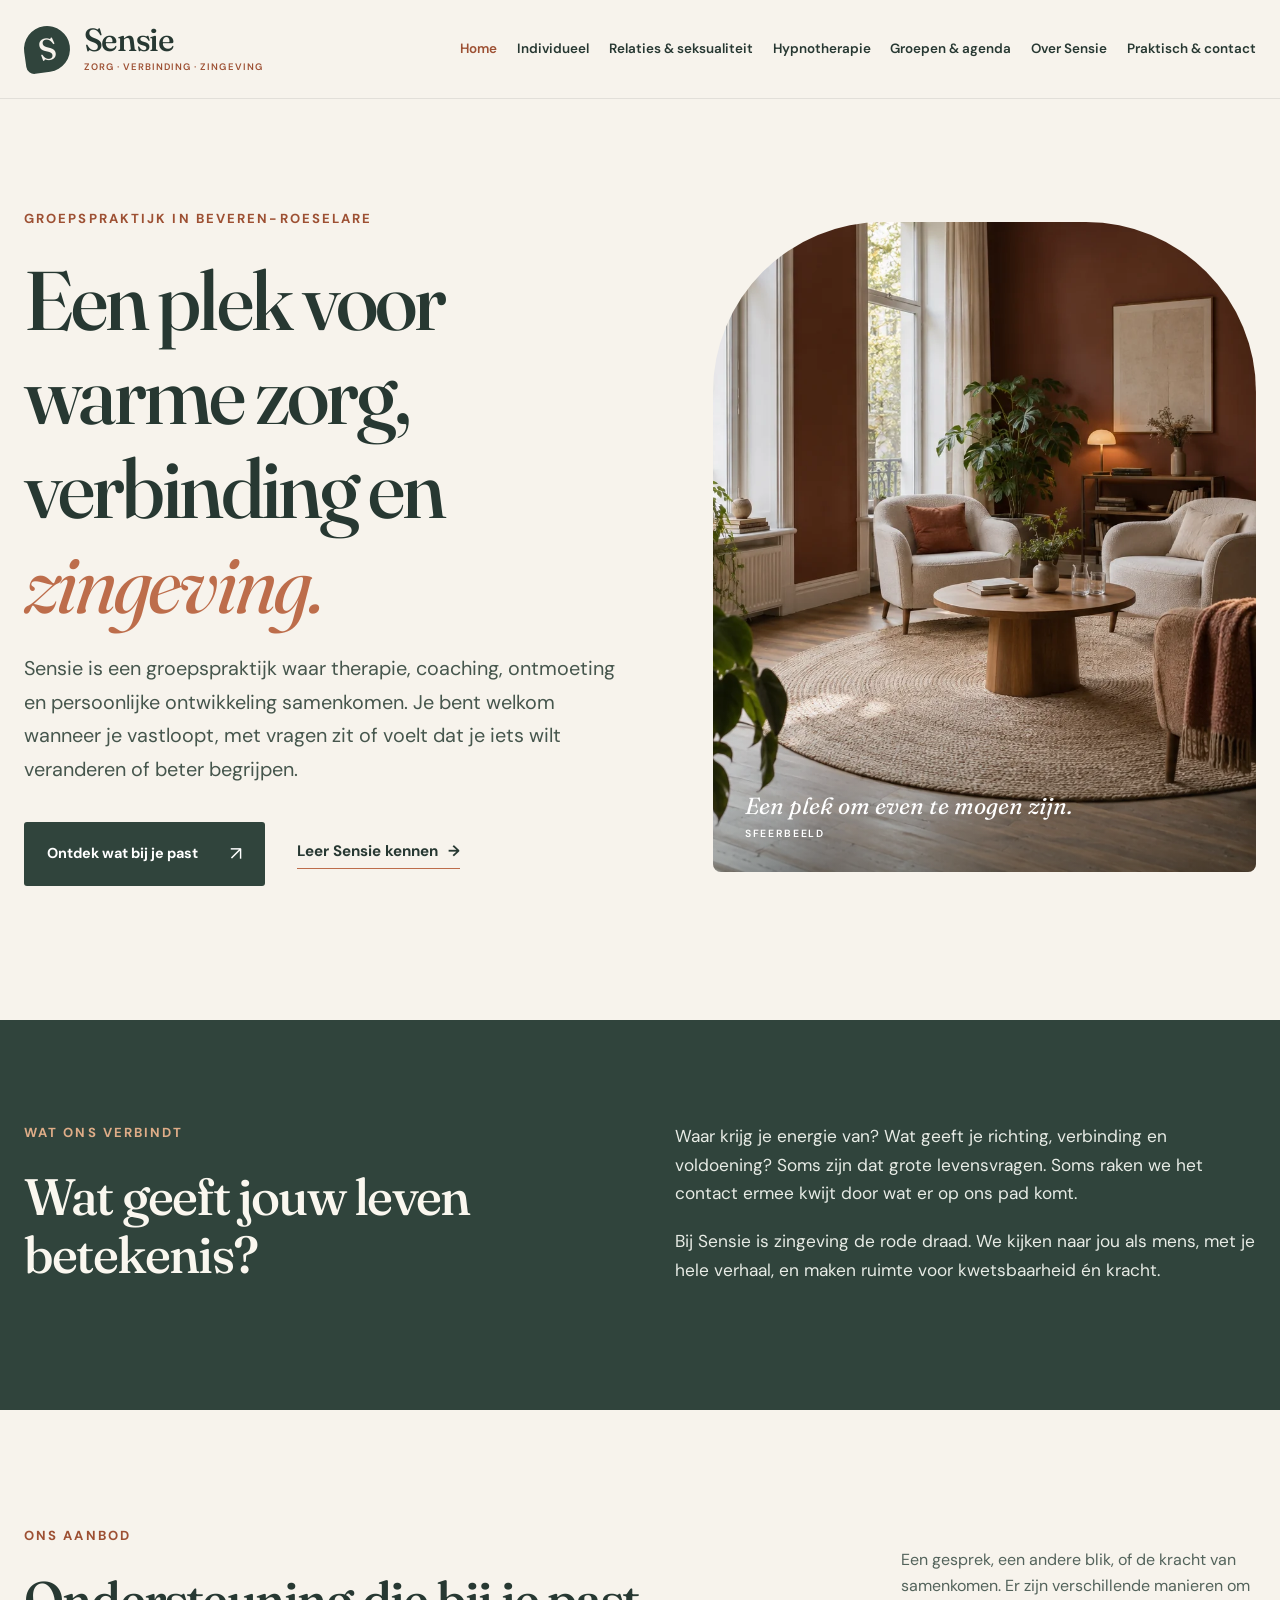
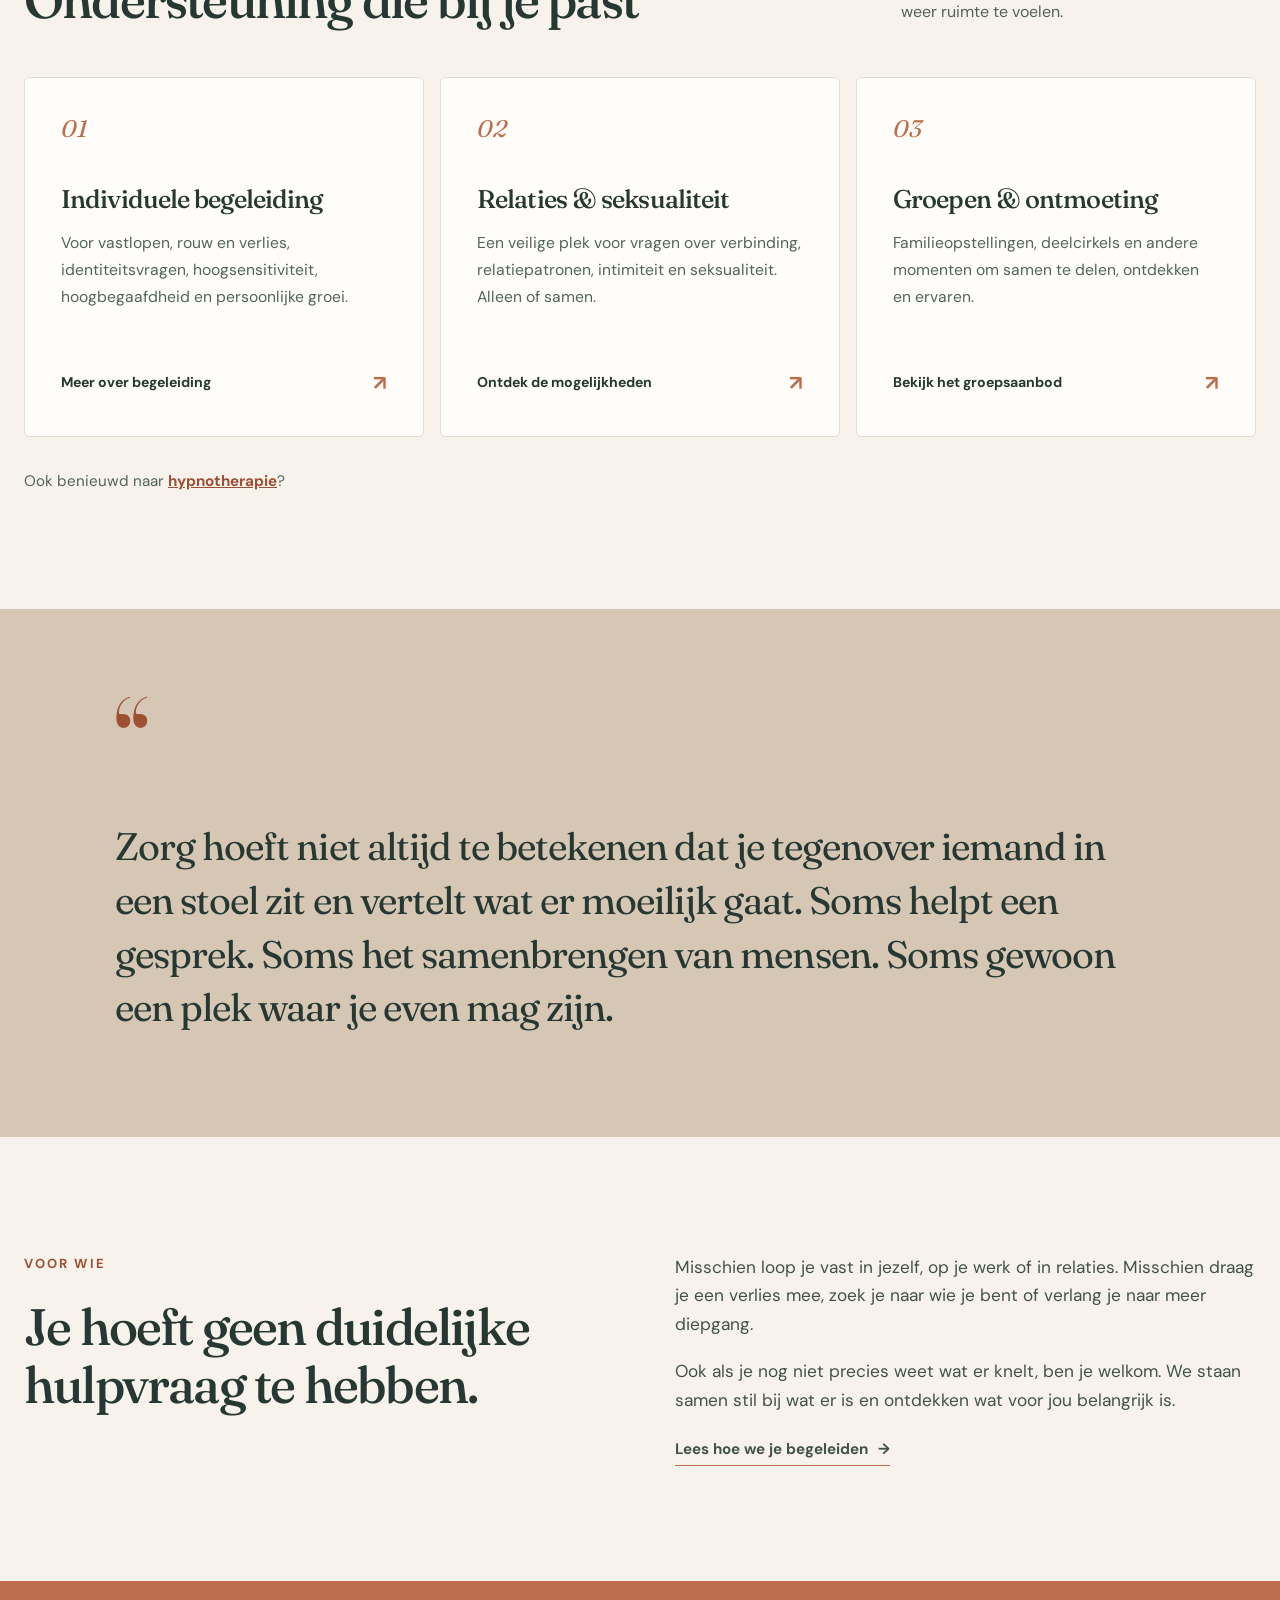
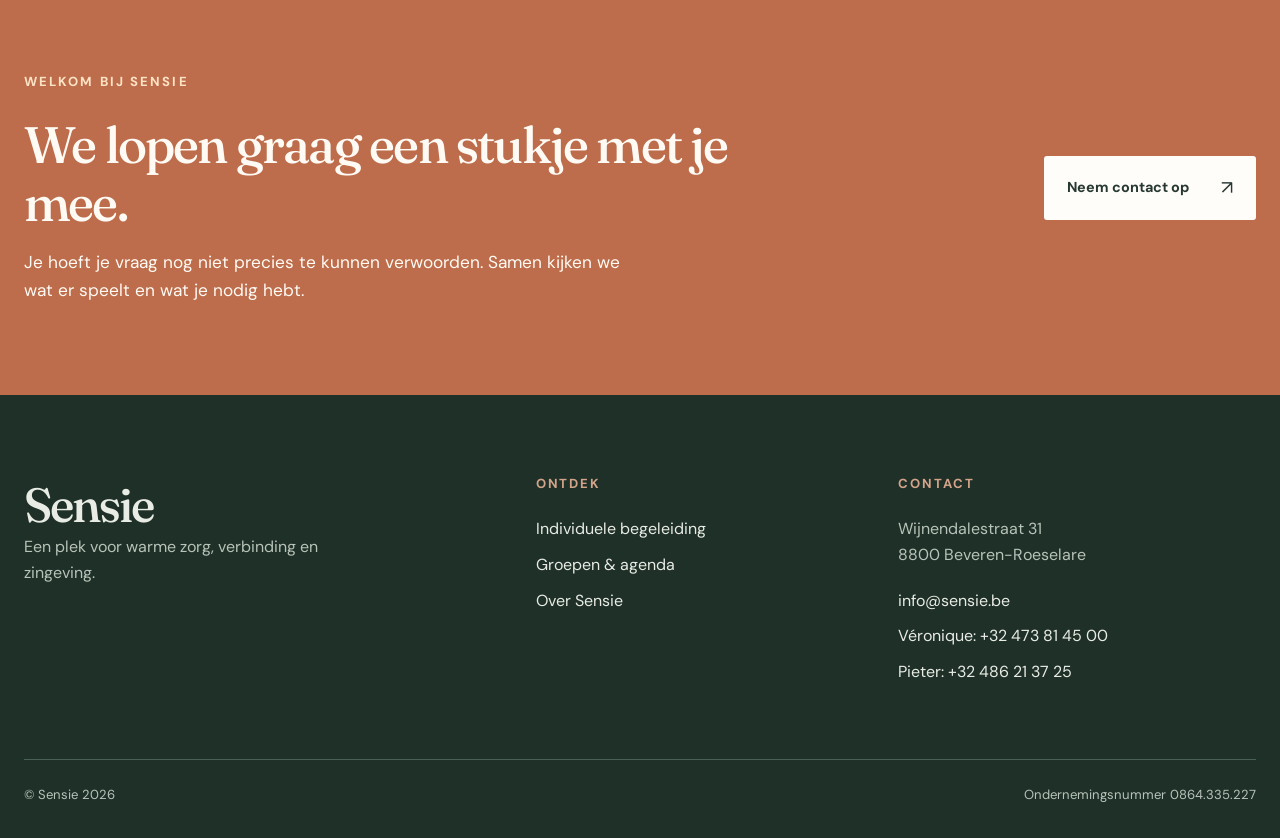
<file: index.html>
<!DOCTYPE html>
<html lang="nl-BE"><head>
  <meta charset="utf-8">
  <meta name="viewport" content="width=device-width, initial-scale=1">
  <meta name="theme-color" content="#f7f3ec">
  <meta name="description" content="Sensie is een groepspraktijk in Beveren-Roeselare voor therapie, coaching, ontmoeting en persoonlijke ontwikkeling.">
  <title>Sensie | Warme zorg, verbinding en zingeving</title>
  <link rel="icon" type="image/svg+xml" href="./favicon.svg">
  <link rel="stylesheet" href="./styles.css">
</head>
<body>
  <a class="skip-link" href="#main">Spring naar inhoud</a>
  <header class="site-header">
    <div class="container header-inner">
      <a class="brand" href="./" aria-label="Sensie, naar de homepage"><span class="brand-mark" aria-hidden="true">S</span><span>Sensie<small>zorg · verbinding · zingeving</small></span></a>
      <nav class="desktop-nav" aria-label="Hoofdnavigatie"><a href="./" aria-current="page">Home</a><a href="./individuele-begeleiding.html">Individueel</a><a href="./relaties-seksualiteit.html">Relaties &amp; seksualiteit</a><a href="./hypnotherapie.html">Hypnotherapie</a><a href="./groepen-agenda.html">Groepen &amp; agenda</a><a href="./over-sensie.html">Over Sensie</a><a href="./praktisch-contact.html">Praktisch &amp; contact</a></nav>
      <details class="mobile-menu"><summary>Menu <span aria-hidden="true">☰</span></summary><nav aria-label="Mobiele navigatie"><a href="./" aria-current="page">Home</a><a href="./individuele-begeleiding.html">Individueel</a><a href="./relaties-seksualiteit.html">Relaties &amp; seksualiteit</a><a href="./hypnotherapie.html">Hypnotherapie</a><a href="./groepen-agenda.html">Groepen &amp; agenda</a><a href="./over-sensie.html">Over Sensie</a><a href="./praktisch-contact.html">Praktisch &amp; contact</a></nav></details>
    </div>
  </header>
  <main id="main"><section class="hero"><div class="container hero-grid"><div class="hero-copy"><p class="eyebrow">Groepspraktijk in Beveren-Roeselare</p><h1>Een plek voor warme zorg, verbinding en <em>zingeving.</em></h1><p class="lead">Sensie is een groepspraktijk waar therapie, coaching, ontmoeting en persoonlijke ontwikkeling samenkomen. Je bent welkom wanneer je vastloopt, met vragen zit of voelt dat je iets wilt veranderen of beter begrijpen.</p><div class="button-row"><a class="button button-primary" href="#aanbod">Ontdek wat bij je past <span aria-hidden="true">↗</span></a><a class="text-link" href="./over-sensie.html">Leer Sensie kennen <span aria-hidden="true">→</span></a></div></div><div class="hero-image"><img src="./practice.webp" alt="Sfeerbeeld van een warme, lichte zitruimte" onerror="this.closest('.hero-image').classList.add('image-unavailable');this.remove()"><span class="image-caption">Een plek om even te mogen zijn.<small>Sfeerbeeld</small></span></div></div></section>
    <section class="intro-section"><div class="container intro-grid"><div><p class="eyebrow">Wat ons verbindt</p><h2>Wat geeft jouw leven betekenis?</h2></div><div class="prose"><p>Waar krijg je energie van? Wat geeft je richting, verbinding en voldoening? Soms zijn dat grote levensvragen. Soms raken we het contact ermee kwijt door wat er op ons pad komt.</p><p>Bij Sensie is zingeving de rode draad. We kijken naar jou als mens, met je hele verhaal, en maken ruimte voor kwetsbaarheid én kracht.</p></div></div></section>
    <section class="section offerings" id="aanbod"><div class="container"><div class="section-heading"><div><p class="eyebrow">Ons aanbod</p><h2>Ondersteuning die bij je past</h2></div><p>Een gesprek, een andere blik, of de kracht van samenkomen. Er zijn verschillende manieren om weer ruimte te voelen.</p></div><div class="card-grid"><a class="offer-card" href="./individuele-begeleiding.html"><span class="card-number">01</span><h3>Individuele begeleiding</h3><p>Voor vastlopen, rouw en verlies, identiteitsvragen, hoogsensitiviteit, hoogbegaafdheid en persoonlijke groei.</p><span class="card-link">Meer over begeleiding <span aria-hidden="true">↗</span></span></a><a class="offer-card" href="./relaties-seksualiteit.html"><span class="card-number">02</span><h3>Relaties &amp; seksualiteit</h3><p>Een veilige plek voor vragen over verbinding, relatiepatronen, intimiteit en seksualiteit. Alleen of samen.</p><span class="card-link">Ontdek de mogelijkheden <span aria-hidden="true">↗</span></span></a><a class="offer-card" href="./groepen-agenda.html"><span class="card-number">03</span><h3>Groepen &amp; ontmoeting</h3><p>Familieopstellingen, deelcirkels en andere momenten om samen te delen, ontdekken en ervaren.</p><span class="card-link">Bekijk het groepsaanbod <span aria-hidden="true">↗</span></span></a></div><p class="aside-link">Ook benieuwd naar <a href="./hypnotherapie.html">hypnotherapie</a>?</p></div></section>
    <section class="quote-section"><div class="container quote-inner"><span class="quote-mark" aria-hidden="true">“</span><blockquote>Zorg hoeft niet altijd te betekenen dat je tegenover iemand in een stoel zit en vertelt wat er moeilijk gaat. Soms helpt een gesprek. Soms het samenbrengen van mensen. Soms gewoon een plek waar je even mag zijn.</blockquote></div></section>
    <section class="section"><div class="container split-content"><div><p class="eyebrow">Voor wie</p><h2>Je hoeft geen duidelijke hulpvraag te hebben.</h2></div><div class="prose"><p>Misschien loop je vast in jezelf, op je werk of in relaties. Misschien draag je een verlies mee, zoek je naar wie je bent of verlang je naar meer diepgang.</p><p>Ook als je nog niet precies weet wat er knelt, ben je welkom. We staan samen stil bij wat er is en ontdekken wat voor jou belangrijk is.</p><a class="text-link" href="./individuele-begeleiding.html">Lees hoe we je begeleiden <span aria-hidden="true">→</span></a></div></div></section><section class="closing-band"><div class="container closing-inner"><div><p class="eyebrow">Welkom bij Sensie</p><h2>We lopen graag een stukje met je mee.</h2><p>Je hoeft je vraag nog niet precies te kunnen verwoorden. Samen kijken we wat er speelt en wat je nodig hebt.</p></div><a class="button button-primary" href="./praktisch-contact.html">Neem contact op<span aria-hidden="true">↗</span></a></div></section></main>
  <footer class="site-footer"><div class="container footer-grid"><div><a class="footer-brand" href="./">Sensie</a><p>Een plek voor warme zorg, verbinding en zingeving.</p></div><div><h2>Ontdek</h2><a href="./individuele-begeleiding.html">Individuele begeleiding</a><a href="./groepen-agenda.html">Groepen &amp; agenda</a><a href="./over-sensie.html">Over Sensie</a></div><div><h2>Contact</h2><p>Wijnendalestraat 31<br>8800 Beveren-Roeselare</p><a href="mailto:info@sensie.be">info@sensie.be</a><a href="tel:+32473814500">Véronique: +32 473 81 45 00</a><a href="tel:+32486213725">Pieter: +32 486 21 37 25</a></div></div><div class="container footer-bottom"><span>© Sensie 2026</span><span>Ondernemingsnummer 0864.335.227</span></div></footer>
</body></html>
</file>
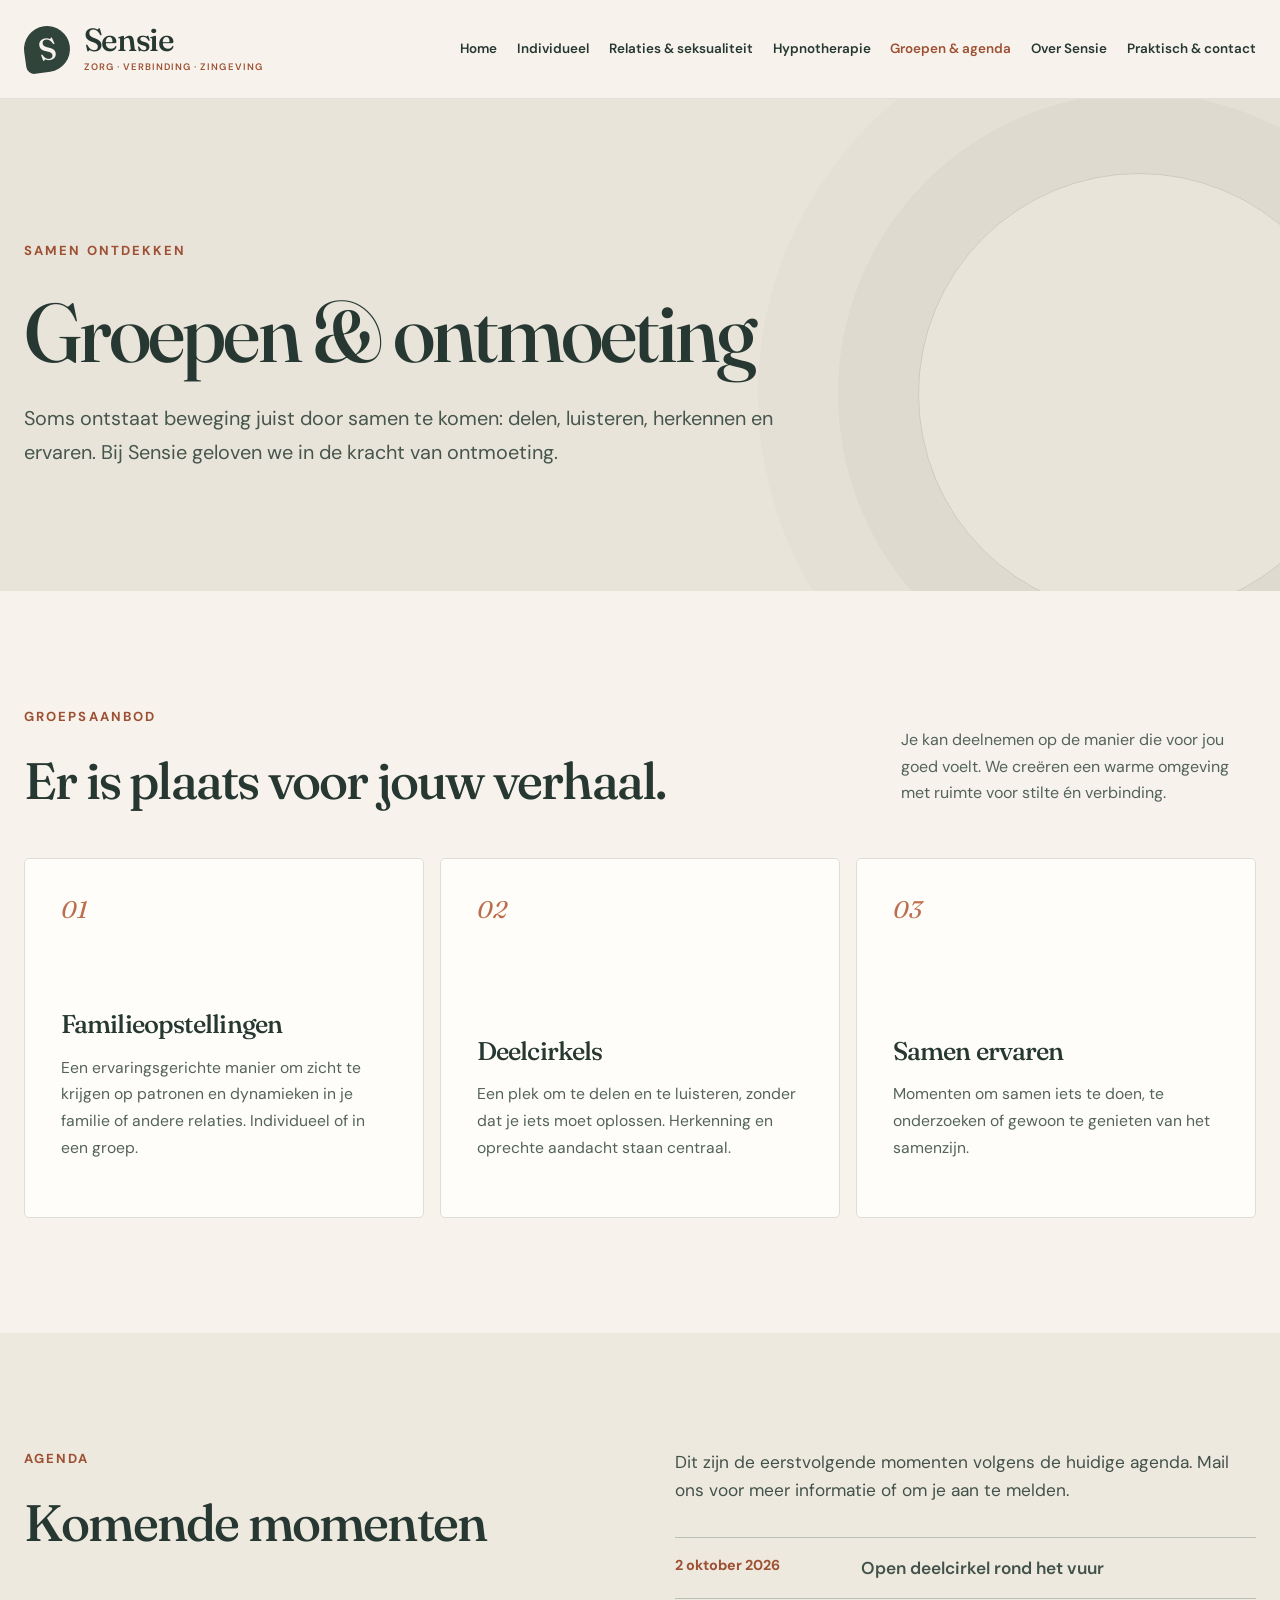
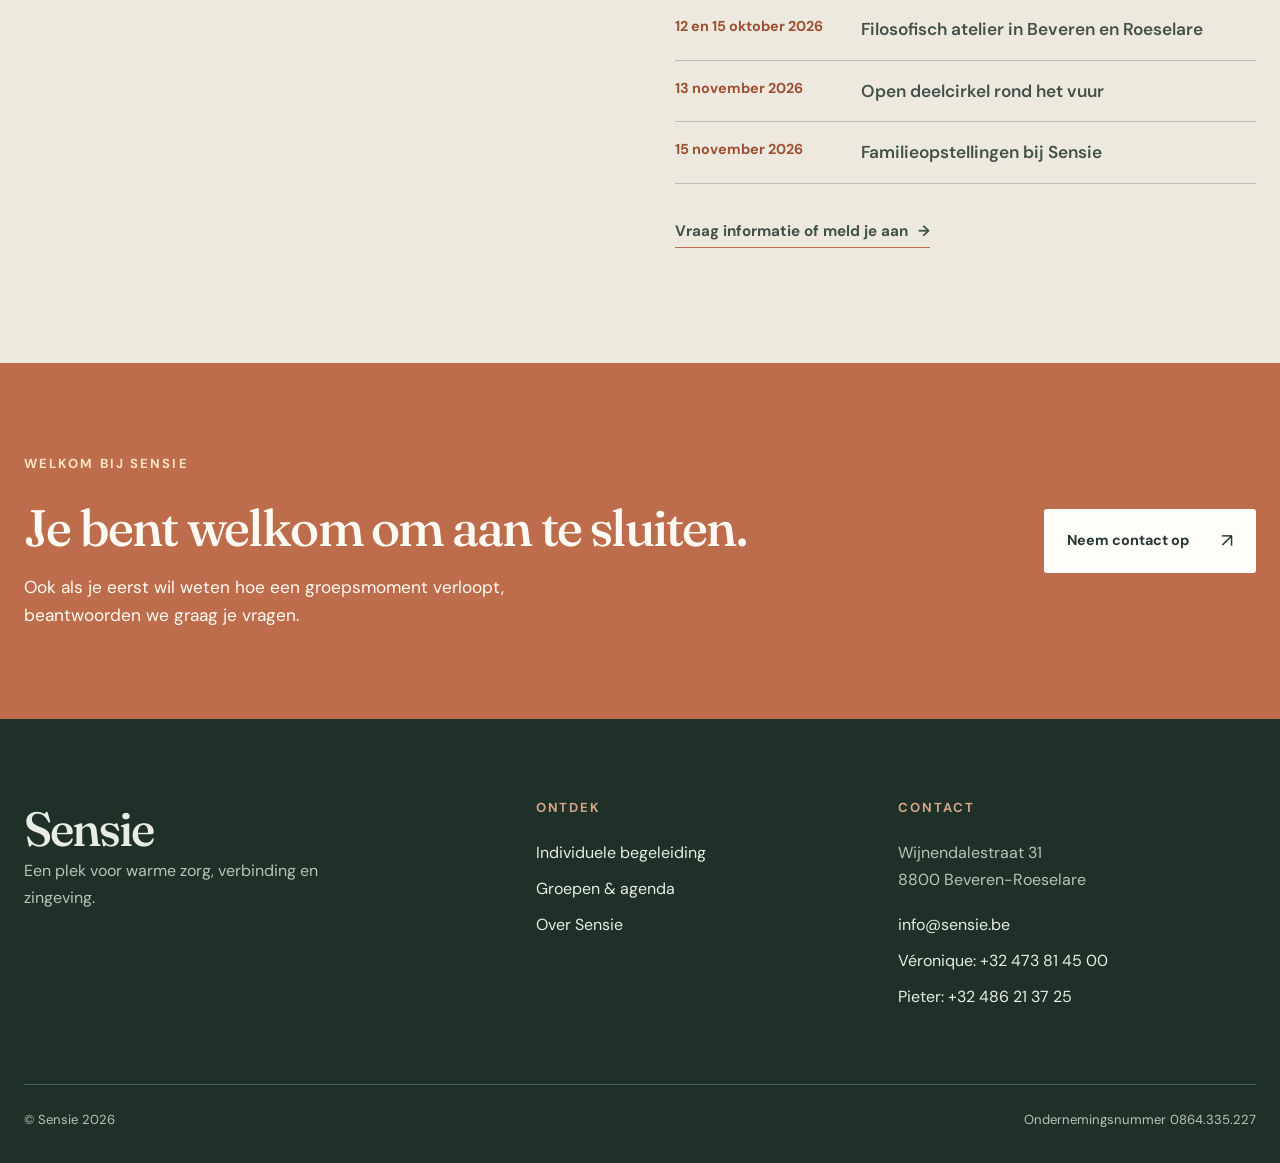
<file: groepen-agenda.html>
<!DOCTYPE html>
<html lang="nl-BE"><head>
  <meta charset="utf-8">
  <meta name="viewport" content="width=device-width, initial-scale=1">
  <meta name="theme-color" content="#f7f3ec">
  <meta name="description" content="Ontdek groepsactiviteiten bij Sensie: familieopstellingen, deelcirkels en ruimte voor ontmoeting.">
  <title>Groepen &amp; agenda | Sensie</title>
  <link rel="icon" type="image/svg+xml" href="./favicon.svg">
  <link rel="stylesheet" href="./styles.css">
</head>
<body>
  <a class="skip-link" href="#main">Spring naar inhoud</a>
  <header class="site-header">
    <div class="container header-inner">
      <a class="brand" href="./" aria-label="Sensie, naar de homepage"><span class="brand-mark" aria-hidden="true">S</span><span>Sensie<small>zorg · verbinding · zingeving</small></span></a>
      <nav class="desktop-nav" aria-label="Hoofdnavigatie"><a href="./">Home</a><a href="./individuele-begeleiding.html">Individueel</a><a href="./relaties-seksualiteit.html">Relaties &amp; seksualiteit</a><a href="./hypnotherapie.html">Hypnotherapie</a><a href="./groepen-agenda.html" aria-current="page">Groepen &amp; agenda</a><a href="./over-sensie.html">Over Sensie</a><a href="./praktisch-contact.html">Praktisch &amp; contact</a></nav>
      <details class="mobile-menu"><summary>Menu <span aria-hidden="true">☰</span></summary><nav aria-label="Mobiele navigatie"><a href="./">Home</a><a href="./individuele-begeleiding.html">Individueel</a><a href="./relaties-seksualiteit.html">Relaties &amp; seksualiteit</a><a href="./hypnotherapie.html">Hypnotherapie</a><a href="./groepen-agenda.html" aria-current="page">Groepen &amp; agenda</a><a href="./over-sensie.html">Over Sensie</a><a href="./praktisch-contact.html">Praktisch &amp; contact</a></nav></details>
    </div>
  </header>
  <main id="main"><section class="page-hero"><div class="container page-hero-inner"><p class="eyebrow">Samen ontdekken</p><h1>Groepen &amp; ontmoeting</h1><p class="lead">Soms ontstaat beweging juist door samen te komen: delen, luisteren, herkennen en ervaren. Bij Sensie geloven we in de kracht van ontmoeting.</p></div></section><section class="section"><div class="container"><div class="section-heading"><div><p class="eyebrow">Groepsaanbod</p><h2>Er is plaats voor jouw verhaal.</h2></div><p>Je kan deelnemen op de manier die voor jou goed voelt. We creëren een warme omgeving met ruimte voor stilte én verbinding.</p></div><div class="card-grid"><article class="offer-card"><span class="card-number">01</span><h3>Familieopstellingen</h3><p>Een ervaringsgerichte manier om zicht te krijgen op patronen en dynamieken in je familie of andere relaties. Individueel of in een groep.</p></article><article class="offer-card"><span class="card-number">02</span><h3>Deelcirkels</h3><p>Een plek om te delen en te luisteren, zonder dat je iets moet oplossen. Herkenning en oprechte aandacht staan centraal.</p></article><article class="offer-card"><span class="card-number">03</span><h3>Samen ervaren</h3><p>Momenten om samen iets te doen, te onderzoeken of gewoon te genieten van het samenzijn.</p></article></div></div></section><section class="section tinted"><div class="container split-content"><div><p class="eyebrow">Agenda</p><h2>Komende momenten</h2></div><div class="prose"><p>Dit zijn de eerstvolgende momenten volgens de huidige agenda. Mail ons voor meer informatie of om je aan te melden.</p>
    <div class="event-list">
      <div><strong>2 oktober 2026</strong><span>Open deelcirkel rond het vuur</span></div>
      <div><strong>12 en 15 oktober 2026</strong><span>Filosofisch atelier in Beveren en Roeselare</span></div>
      <div><strong>13 november 2026</strong><span>Open deelcirkel rond het vuur</span></div>
      <div><strong>15 november 2026</strong><span>Familieopstellingen bij Sensie</span></div>
    </div><a class="text-link" href="mailto:info@sensie.be?subject=Vraag%20over%20groepsactiviteit">Vraag informatie of meld je aan <span aria-hidden="true">→</span></a></div></div></section><section class="closing-band"><div class="container closing-inner"><div><p class="eyebrow">Welkom bij Sensie</p><h2>Je bent welkom om aan te sluiten.</h2><p>Ook als je eerst wil weten hoe een groepsmoment verloopt, beantwoorden we graag je vragen.</p></div><a class="button button-primary" href="./praktisch-contact.html">Neem contact op<span aria-hidden="true">↗</span></a></div></section></main>
  <footer class="site-footer"><div class="container footer-grid"><div><a class="footer-brand" href="./">Sensie</a><p>Een plek voor warme zorg, verbinding en zingeving.</p></div><div><h2>Ontdek</h2><a href="./individuele-begeleiding.html">Individuele begeleiding</a><a href="./groepen-agenda.html">Groepen &amp; agenda</a><a href="./over-sensie.html">Over Sensie</a></div><div><h2>Contact</h2><p>Wijnendalestraat 31<br>8800 Beveren-Roeselare</p><a href="mailto:info@sensie.be">info@sensie.be</a><a href="tel:+32473814500">Véronique: +32 473 81 45 00</a><a href="tel:+32486213725">Pieter: +32 486 21 37 25</a></div></div><div class="container footer-bottom"><span>© Sensie 2026</span><span>Ondernemingsnummer 0864.335.227</span></div></footer>
</body></html>
</file>
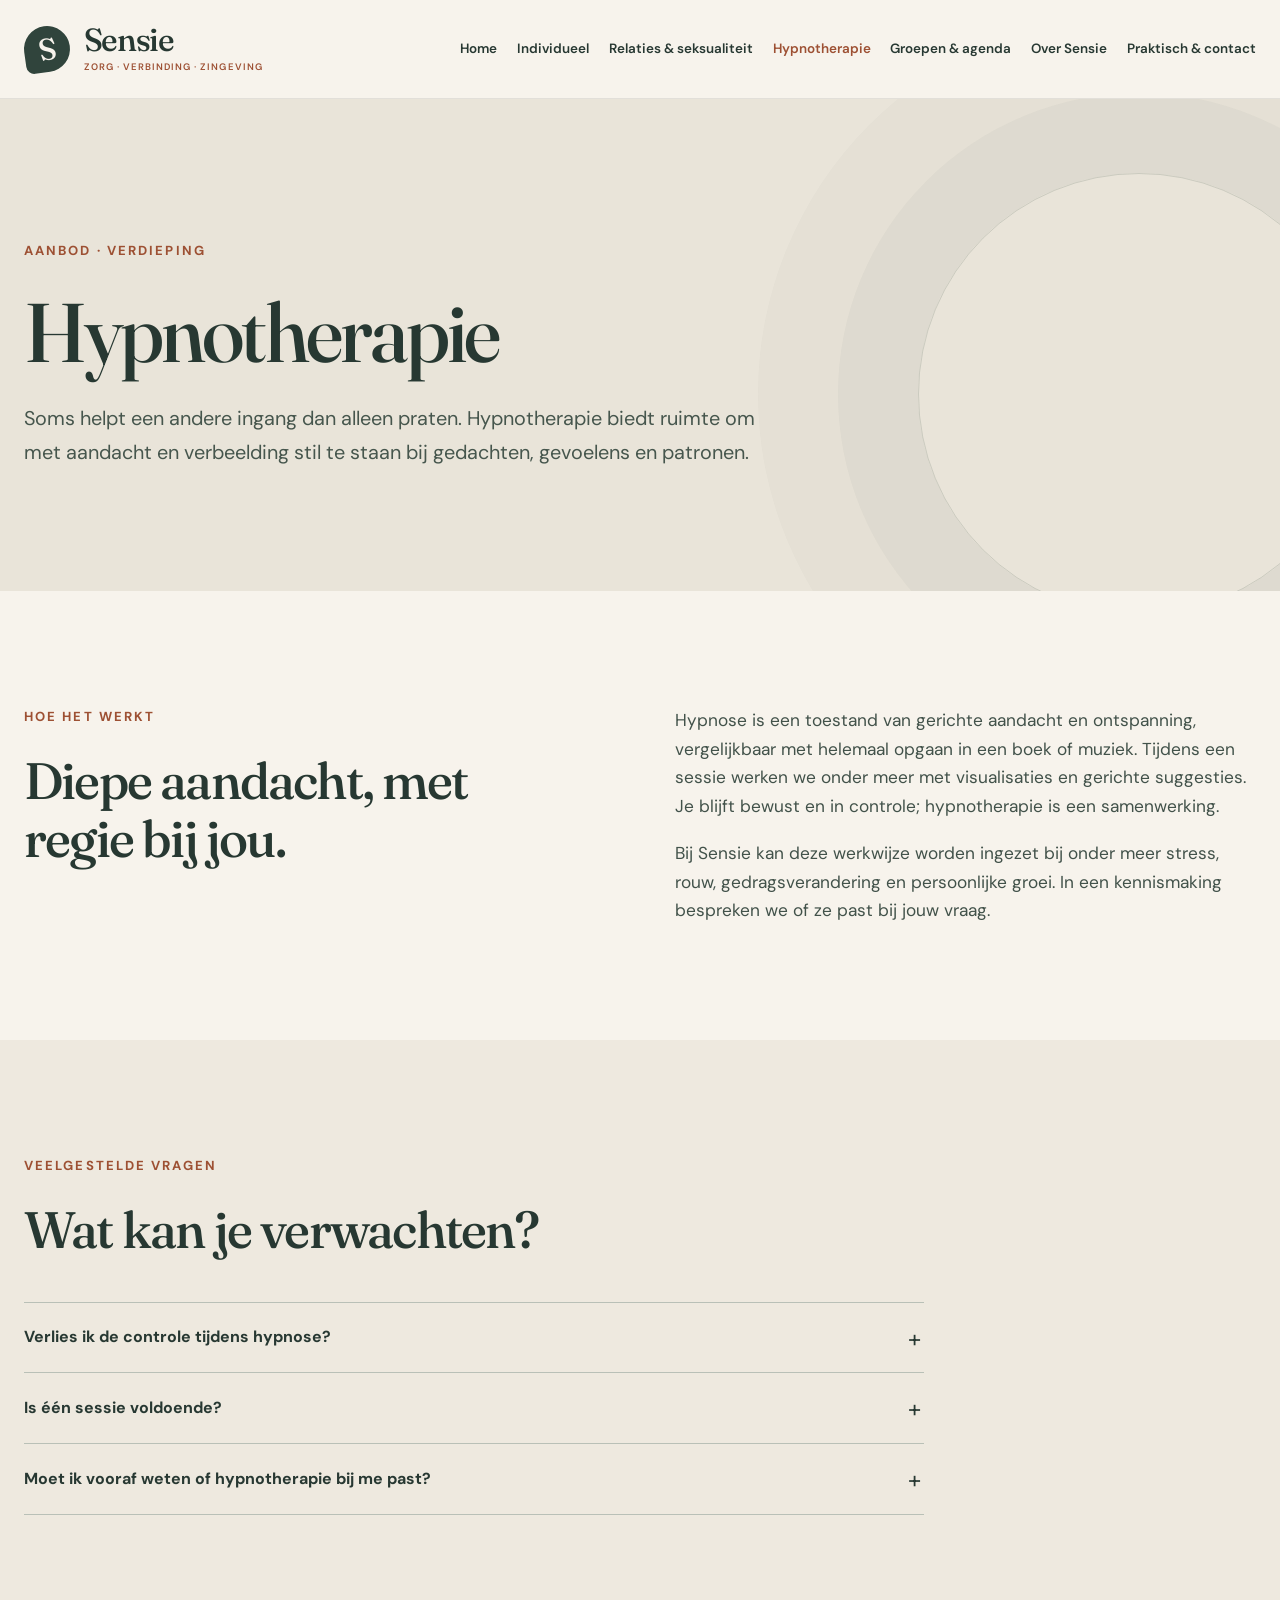
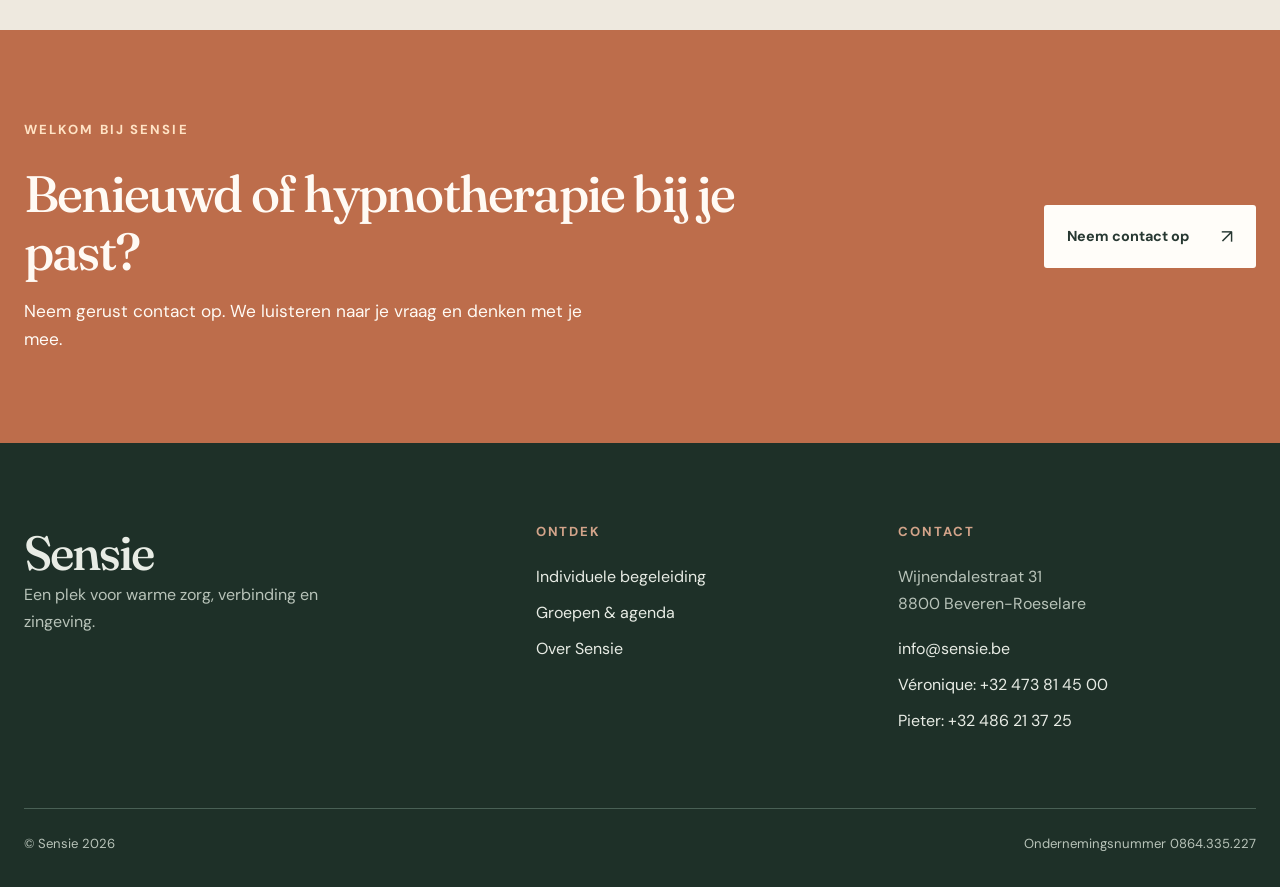
<file: hypnotherapie.html>
<!DOCTYPE html>
<html lang="nl-BE"><head>
  <meta charset="utf-8">
  <meta name="viewport" content="width=device-width, initial-scale=1">
  <meta name="theme-color" content="#f7f3ec">
  <meta name="description" content="Lees hoe hypnotherapie bij Sensie verloopt en wat je tijdens een sessie kan verwachten.">
  <title>Hypnotherapie | Sensie</title>
  <link rel="icon" type="image/svg+xml" href="./favicon.svg">
  <link rel="stylesheet" href="./styles.css">
</head>
<body>
  <a class="skip-link" href="#main">Spring naar inhoud</a>
  <header class="site-header">
    <div class="container header-inner">
      <a class="brand" href="./" aria-label="Sensie, naar de homepage"><span class="brand-mark" aria-hidden="true">S</span><span>Sensie<small>zorg · verbinding · zingeving</small></span></a>
      <nav class="desktop-nav" aria-label="Hoofdnavigatie"><a href="./">Home</a><a href="./individuele-begeleiding.html">Individueel</a><a href="./relaties-seksualiteit.html">Relaties &amp; seksualiteit</a><a href="./hypnotherapie.html" aria-current="page">Hypnotherapie</a><a href="./groepen-agenda.html">Groepen &amp; agenda</a><a href="./over-sensie.html">Over Sensie</a><a href="./praktisch-contact.html">Praktisch &amp; contact</a></nav>
      <details class="mobile-menu"><summary>Menu <span aria-hidden="true">☰</span></summary><nav aria-label="Mobiele navigatie"><a href="./">Home</a><a href="./individuele-begeleiding.html">Individueel</a><a href="./relaties-seksualiteit.html">Relaties &amp; seksualiteit</a><a href="./hypnotherapie.html" aria-current="page">Hypnotherapie</a><a href="./groepen-agenda.html">Groepen &amp; agenda</a><a href="./over-sensie.html">Over Sensie</a><a href="./praktisch-contact.html">Praktisch &amp; contact</a></nav></details>
    </div>
  </header>
  <main id="main"><section class="page-hero"><div class="container page-hero-inner"><p class="eyebrow">Aanbod · verdieping</p><h1>Hypnotherapie</h1><p class="lead">Soms helpt een andere ingang dan alleen praten. Hypnotherapie biedt ruimte om met aandacht en verbeelding stil te staan bij gedachten, gevoelens en patronen.</p></div></section><section class="section"><div class="container split-content"><div><p class="eyebrow">Hoe het werkt</p><h2>Diepe aandacht, met regie bij jou.</h2></div><div class="prose"><p>Hypnose is een toestand van gerichte aandacht en ontspanning, vergelijkbaar met helemaal opgaan in een boek of muziek. Tijdens een sessie werken we onder meer met visualisaties en gerichte suggesties. Je blijft bewust en in controle; hypnotherapie is een samenwerking.</p><p>Bij Sensie kan deze werkwijze worden ingezet bij onder meer stress, rouw, gedragsverandering en persoonlijke groei. In een kennismaking bespreken we of ze past bij jouw vraag.</p></div></div></section><section class="section tinted"><div class="container"><p class="eyebrow">Veelgestelde vragen</p><h2>Wat kan je verwachten?</h2><div class="faq-list"><details><summary>Verlies ik de controle tijdens hypnose?</summary><p>Nee. Je blijft bewust van wat er gebeurt en doet niets tegen je wil.</p></details><details><summary>Is één sessie voldoende?</summary><p>Een sessie kan inzicht geven. Verandering vraagt vaak meer tijd. Samen bespreken we wat voor jouw vraag passend is.</p></details><details><summary>Moet ik vooraf weten of hypnotherapie bij me past?</summary><p>Nee. Tijdens een eerste contact bekijken we samen je vraag en de mogelijkheden.</p></details></div></div></section><section class="closing-band"><div class="container closing-inner"><div><p class="eyebrow">Welkom bij Sensie</p><h2>Benieuwd of hypnotherapie bij je past?</h2><p>Neem gerust contact op. We luisteren naar je vraag en denken met je mee.</p></div><a class="button button-primary" href="./praktisch-contact.html">Neem contact op<span aria-hidden="true">↗</span></a></div></section></main>
  <footer class="site-footer"><div class="container footer-grid"><div><a class="footer-brand" href="./">Sensie</a><p>Een plek voor warme zorg, verbinding en zingeving.</p></div><div><h2>Ontdek</h2><a href="./individuele-begeleiding.html">Individuele begeleiding</a><a href="./groepen-agenda.html">Groepen &amp; agenda</a><a href="./over-sensie.html">Over Sensie</a></div><div><h2>Contact</h2><p>Wijnendalestraat 31<br>8800 Beveren-Roeselare</p><a href="mailto:info@sensie.be">info@sensie.be</a><a href="tel:+32473814500">Véronique: +32 473 81 45 00</a><a href="tel:+32486213725">Pieter: +32 486 21 37 25</a></div></div><div class="container footer-bottom"><span>© Sensie 2026</span><span>Ondernemingsnummer 0864.335.227</span></div></footer>
</body></html>
</file>
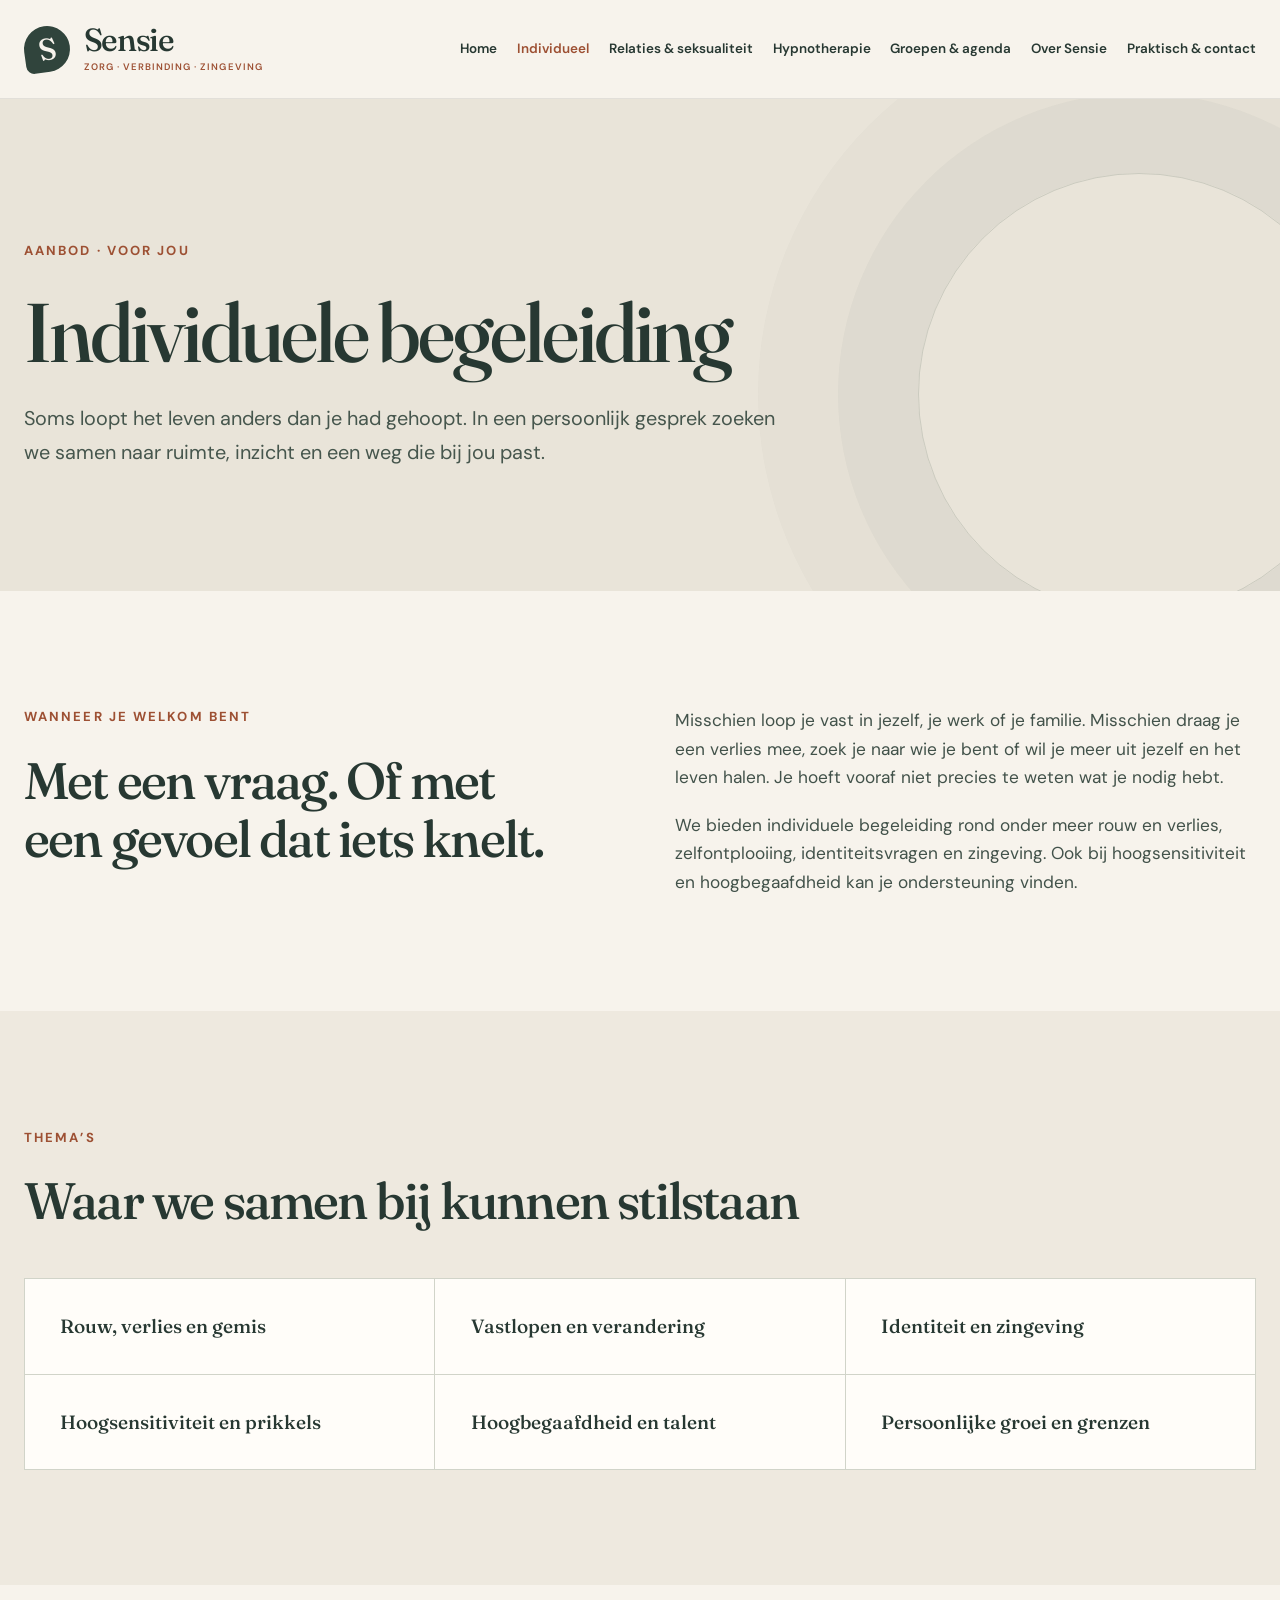
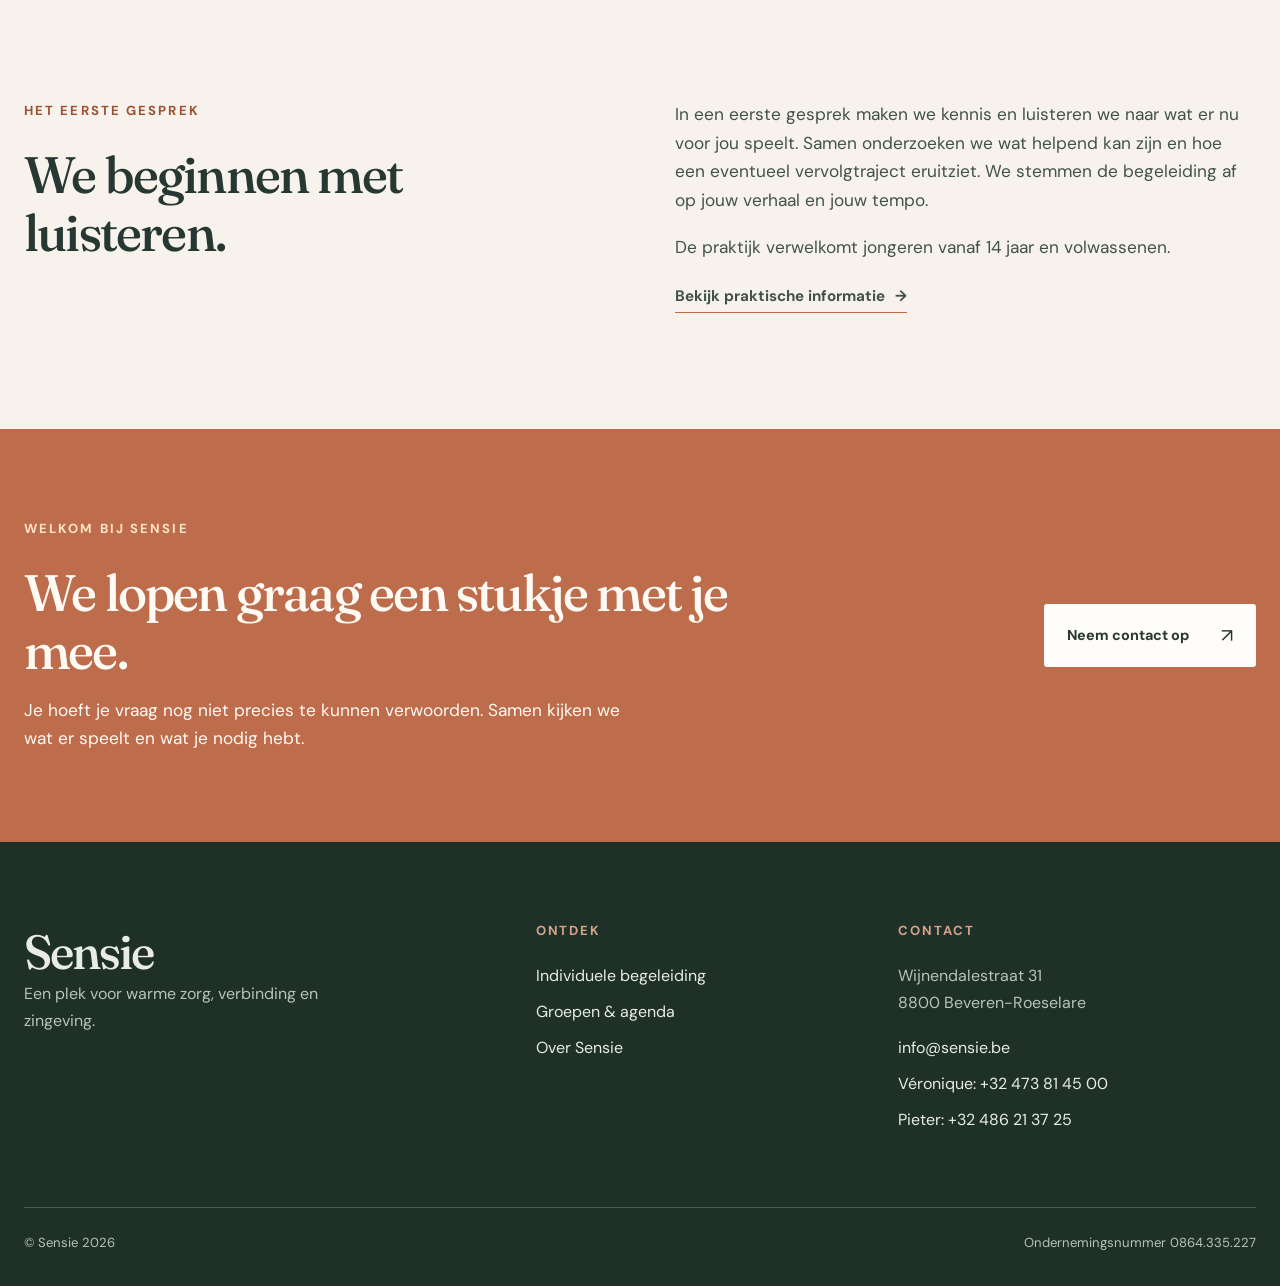
<file: individuele-begeleiding.html>
<!DOCTYPE html>
<html lang="nl-BE"><head>
  <meta charset="utf-8">
  <meta name="viewport" content="width=device-width, initial-scale=1">
  <meta name="theme-color" content="#f7f3ec">
  <meta name="description" content="Individuele therapie en coaching bij Sensie rond rouw, vastlopen, identiteit, zingeving, hoogsensitiviteit en hoogbegaafdheid.">
  <title>Individuele begeleiding | Sensie</title>
  <link rel="icon" type="image/svg+xml" href="./favicon.svg">
  <link rel="stylesheet" href="./styles.css">
</head>
<body>
  <a class="skip-link" href="#main">Spring naar inhoud</a>
  <header class="site-header">
    <div class="container header-inner">
      <a class="brand" href="./" aria-label="Sensie, naar de homepage"><span class="brand-mark" aria-hidden="true">S</span><span>Sensie<small>zorg · verbinding · zingeving</small></span></a>
      <nav class="desktop-nav" aria-label="Hoofdnavigatie"><a href="./">Home</a><a href="./individuele-begeleiding.html" aria-current="page">Individueel</a><a href="./relaties-seksualiteit.html">Relaties &amp; seksualiteit</a><a href="./hypnotherapie.html">Hypnotherapie</a><a href="./groepen-agenda.html">Groepen &amp; agenda</a><a href="./over-sensie.html">Over Sensie</a><a href="./praktisch-contact.html">Praktisch &amp; contact</a></nav>
      <details class="mobile-menu"><summary>Menu <span aria-hidden="true">☰</span></summary><nav aria-label="Mobiele navigatie"><a href="./">Home</a><a href="./individuele-begeleiding.html" aria-current="page">Individueel</a><a href="./relaties-seksualiteit.html">Relaties &amp; seksualiteit</a><a href="./hypnotherapie.html">Hypnotherapie</a><a href="./groepen-agenda.html">Groepen &amp; agenda</a><a href="./over-sensie.html">Over Sensie</a><a href="./praktisch-contact.html">Praktisch &amp; contact</a></nav></details>
    </div>
  </header>
  <main id="main"><section class="page-hero"><div class="container page-hero-inner"><p class="eyebrow">Aanbod · voor jou</p><h1>Individuele begeleiding</h1><p class="lead">Soms loopt het leven anders dan je had gehoopt. In een persoonlijk gesprek zoeken we samen naar ruimte, inzicht en een weg die bij jou past.</p></div></section><section class="section"><div class="container split-content"><div><p class="eyebrow">Wanneer je welkom bent</p><h2>Met een vraag. Of met een gevoel dat iets knelt.</h2></div><div class="prose"><p>Misschien loop je vast in jezelf, je werk of je familie. Misschien draag je een verlies mee, zoek je naar wie je bent of wil je meer uit jezelf en het leven halen. Je hoeft vooraf niet precies te weten wat je nodig hebt.</p><p>We bieden individuele begeleiding rond onder meer rouw en verlies, zelfontplooiing, identiteitsvragen en zingeving. Ook bij hoogsensitiviteit en hoogbegaafdheid kan je ondersteuning vinden.</p></div></div></section><section class="section tinted"><div class="container"><p class="eyebrow">Thema’s</p><h2>Waar we samen bij kunnen stilstaan</h2><div class="topic-grid"><div>Rouw, verlies en gemis</div><div>Vastlopen en verandering</div><div>Identiteit en zingeving</div><div>Hoogsensitiviteit en prikkels</div><div>Hoogbegaafdheid en talent</div><div>Persoonlijke groei en grenzen</div></div></div></section><section class="section"><div class="container split-content"><div><p class="eyebrow">Het eerste gesprek</p><h2>We beginnen met luisteren.</h2></div><div class="prose"><p>In een eerste gesprek maken we kennis en luisteren we naar wat er nu voor jou speelt. Samen onderzoeken we wat helpend kan zijn en hoe een eventueel vervolgtraject eruitziet. We stemmen de begeleiding af op jouw verhaal en jouw tempo.</p><p>De praktijk verwelkomt jongeren vanaf 14 jaar en volwassenen.</p><a class="text-link" href="./praktisch-contact.html">Bekijk praktische informatie <span aria-hidden="true">→</span></a></div></div></section><section class="closing-band"><div class="container closing-inner"><div><p class="eyebrow">Welkom bij Sensie</p><h2>We lopen graag een stukje met je mee.</h2><p>Je hoeft je vraag nog niet precies te kunnen verwoorden. Samen kijken we wat er speelt en wat je nodig hebt.</p></div><a class="button button-primary" href="./praktisch-contact.html">Neem contact op<span aria-hidden="true">↗</span></a></div></section></main>
  <footer class="site-footer"><div class="container footer-grid"><div><a class="footer-brand" href="./">Sensie</a><p>Een plek voor warme zorg, verbinding en zingeving.</p></div><div><h2>Ontdek</h2><a href="./individuele-begeleiding.html">Individuele begeleiding</a><a href="./groepen-agenda.html">Groepen &amp; agenda</a><a href="./over-sensie.html">Over Sensie</a></div><div><h2>Contact</h2><p>Wijnendalestraat 31<br>8800 Beveren-Roeselare</p><a href="mailto:info@sensie.be">info@sensie.be</a><a href="tel:+32473814500">Véronique: +32 473 81 45 00</a><a href="tel:+32486213725">Pieter: +32 486 21 37 25</a></div></div><div class="container footer-bottom"><span>© Sensie 2026</span><span>Ondernemingsnummer 0864.335.227</span></div></footer>
</body></html>
</file>
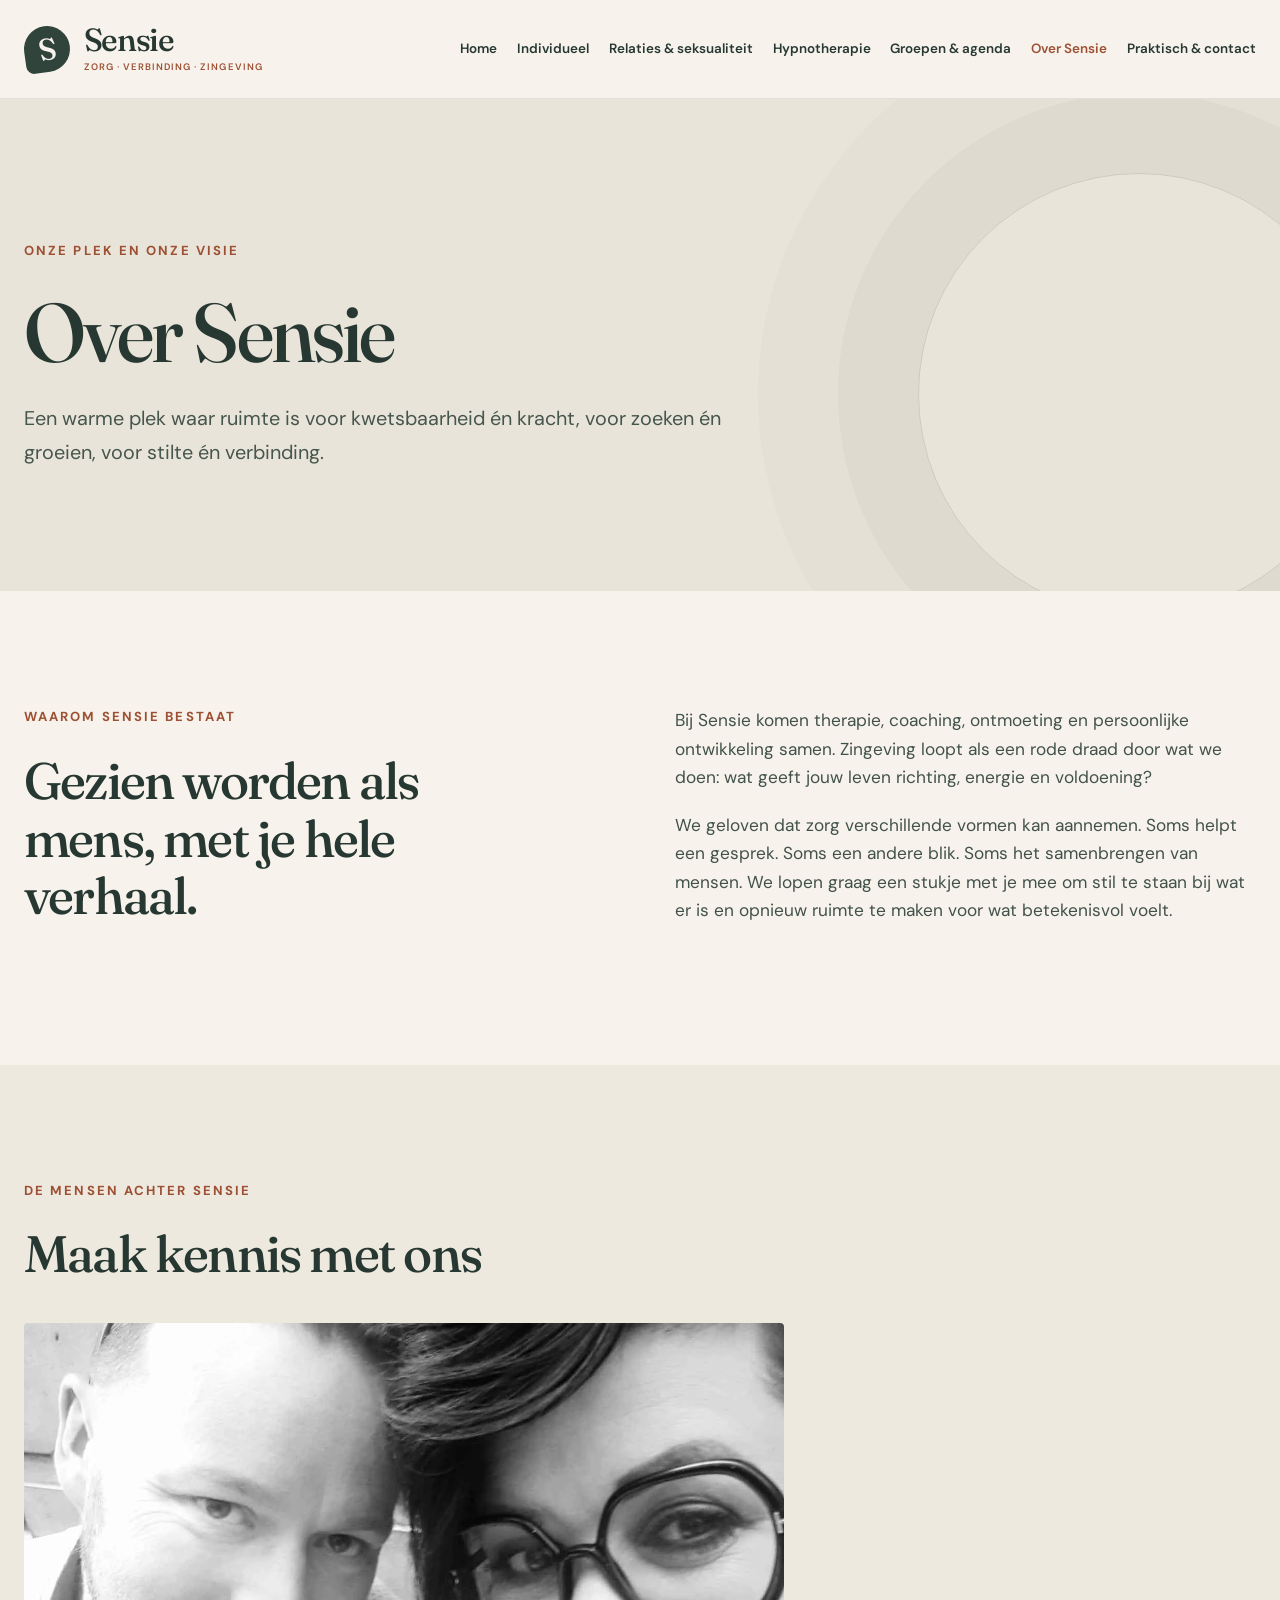
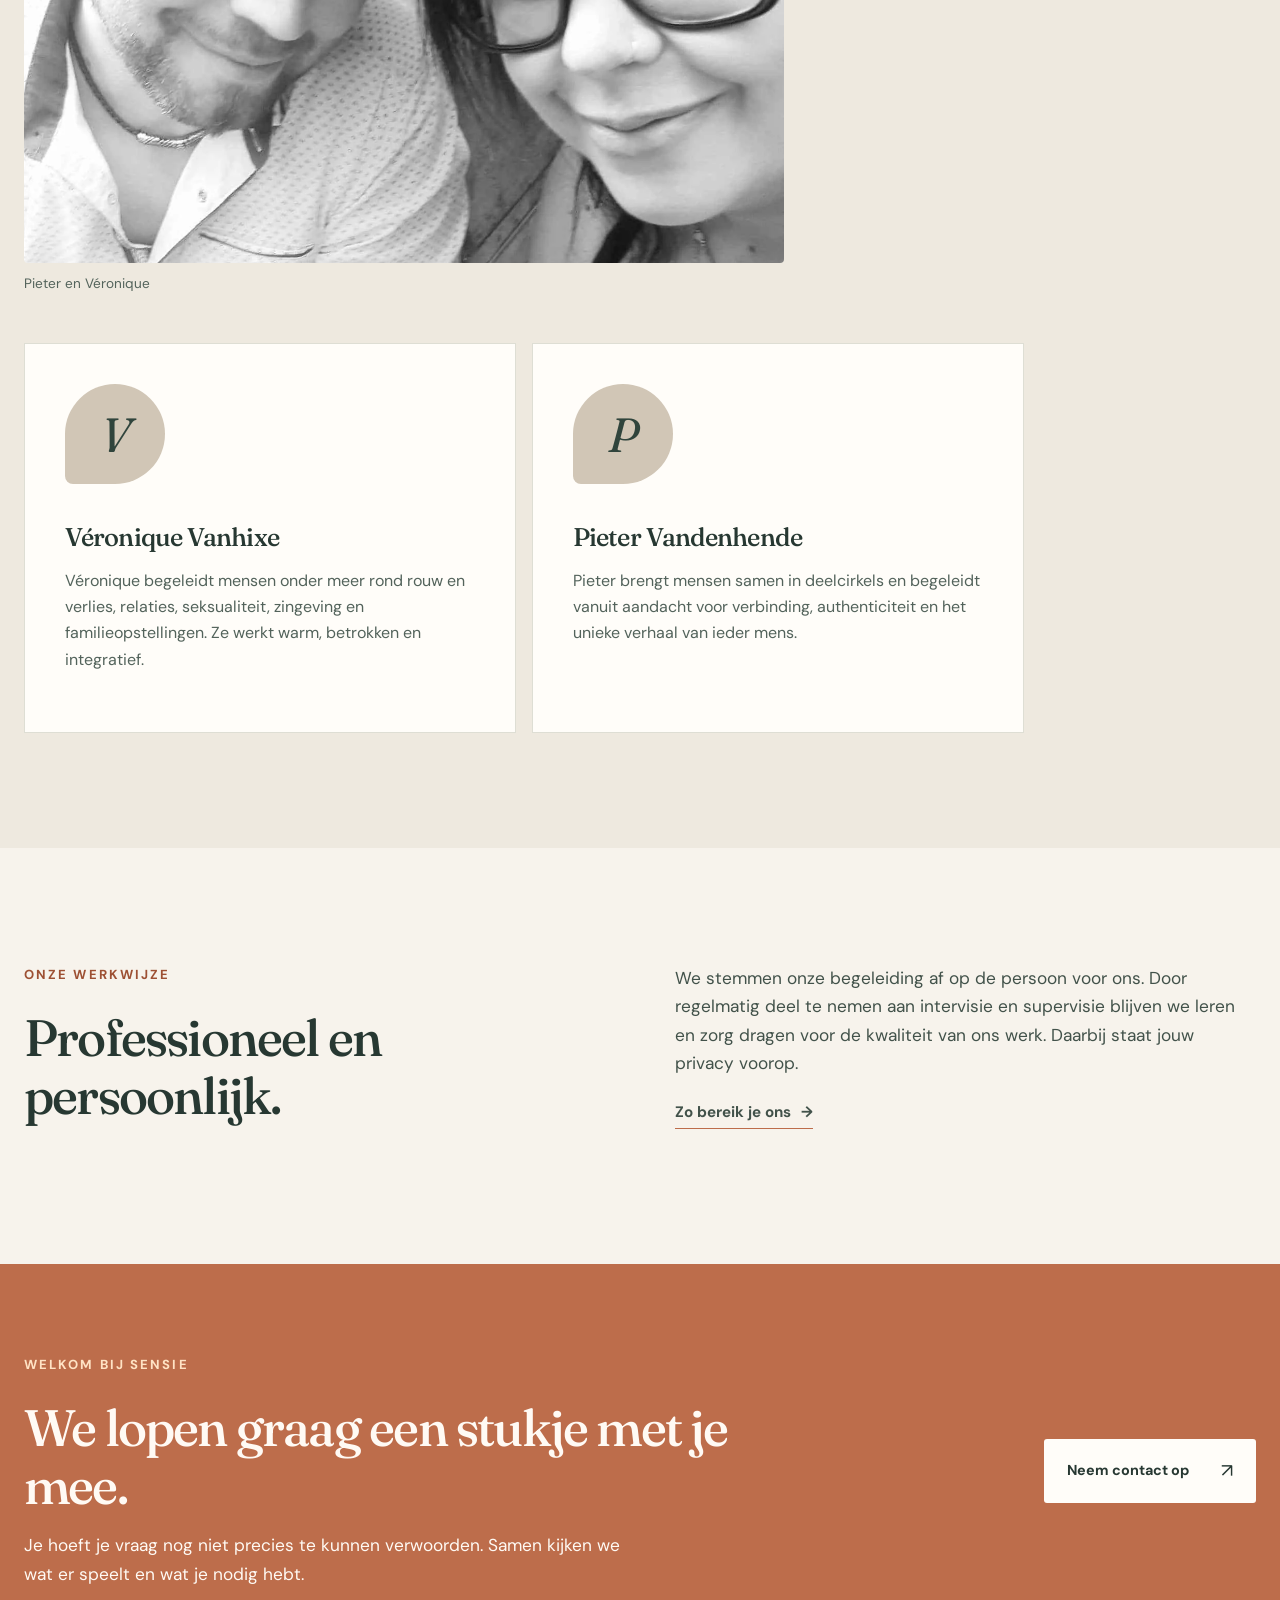
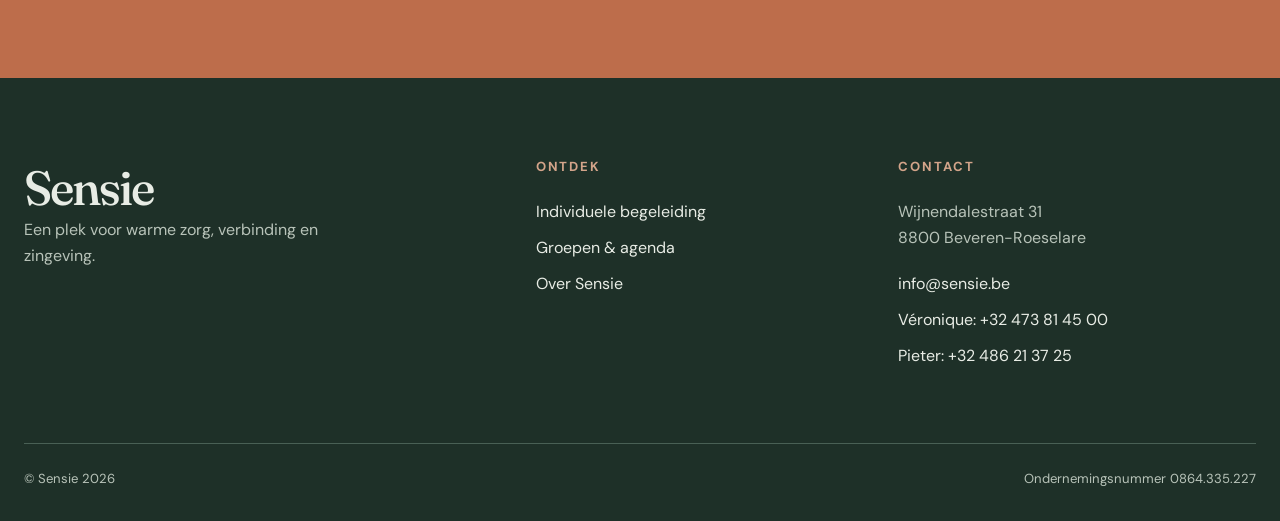
<file: over-sensie.html>
<!DOCTYPE html>
<html lang="nl-BE"><head>
  <meta charset="utf-8">
  <meta name="viewport" content="width=device-width, initial-scale=1">
  <meta name="theme-color" content="#f7f3ec">
  <meta name="description" content="Maak kennis met Sensie, onze visie op warme zorg en de mensen achter de groepspraktijk.">
  <title>Over Sensie | Sensie</title>
  <link rel="icon" type="image/svg+xml" href="./favicon.svg">
  <link rel="stylesheet" href="./styles.css">
</head>
<body>
  <a class="skip-link" href="#main">Spring naar inhoud</a>
  <header class="site-header">
    <div class="container header-inner">
      <a class="brand" href="./" aria-label="Sensie, naar de homepage"><span class="brand-mark" aria-hidden="true">S</span><span>Sensie<small>zorg · verbinding · zingeving</small></span></a>
      <nav class="desktop-nav" aria-label="Hoofdnavigatie"><a href="./">Home</a><a href="./individuele-begeleiding.html">Individueel</a><a href="./relaties-seksualiteit.html">Relaties &amp; seksualiteit</a><a href="./hypnotherapie.html">Hypnotherapie</a><a href="./groepen-agenda.html">Groepen &amp; agenda</a><a href="./over-sensie.html" aria-current="page">Over Sensie</a><a href="./praktisch-contact.html">Praktisch &amp; contact</a></nav>
      <details class="mobile-menu"><summary>Menu <span aria-hidden="true">☰</span></summary><nav aria-label="Mobiele navigatie"><a href="./">Home</a><a href="./individuele-begeleiding.html">Individueel</a><a href="./relaties-seksualiteit.html">Relaties &amp; seksualiteit</a><a href="./hypnotherapie.html">Hypnotherapie</a><a href="./groepen-agenda.html">Groepen &amp; agenda</a><a href="./over-sensie.html" aria-current="page">Over Sensie</a><a href="./praktisch-contact.html">Praktisch &amp; contact</a></nav></details>
    </div>
  </header>
  <main id="main"><section class="page-hero"><div class="container page-hero-inner"><p class="eyebrow">Onze plek en onze visie</p><h1>Over Sensie</h1><p class="lead">Een warme plek waar ruimte is voor kwetsbaarheid én kracht, voor zoeken én groeien, voor stilte én verbinding.</p></div></section><section class="section"><div class="container split-content"><div><p class="eyebrow">Waarom Sensie bestaat</p><h2>Gezien worden als mens, met je hele verhaal.</h2></div><div class="prose"><p>Bij Sensie komen therapie, coaching, ontmoeting en persoonlijke ontwikkeling samen. Zingeving loopt als een rode draad door wat we doen: wat geeft jouw leven richting, energie en voldoening?</p><p>We geloven dat zorg verschillende vormen kan aannemen. Soms helpt een gesprek. Soms een andere blik. Soms het samenbrengen van mensen. We lopen graag een stukje met je mee om stil te staan bij wat er is en opnieuw ruimte te maken voor wat betekenisvol voelt.</p></div></div></section><section class="section tinted"><div class="container"><p class="eyebrow">De mensen achter Sensie</p><h2>Maak kennis met ons</h2><figure class="team-figure"><img src="./team.webp" alt="Pieter en Véronique, de mensen achter Sensie"><figcaption>Pieter en Véronique</figcaption></figure><div class="people-grid"><article><span class="portrait-letter" aria-hidden="true">V</span><h3>Véronique Vanhixe</h3><p>Véronique begeleidt mensen onder meer rond rouw en verlies, relaties, seksualiteit, zingeving en familieopstellingen. Ze werkt warm, betrokken en integratief.</p></article><article><span class="portrait-letter" aria-hidden="true">P</span><h3>Pieter Vandenhende</h3><p>Pieter brengt mensen samen in deelcirkels en begeleidt vanuit aandacht voor verbinding, authenticiteit en het unieke verhaal van ieder mens.</p></article></div></div></section><section class="section"><div class="container split-content"><div><p class="eyebrow">Onze werkwijze</p><h2>Professioneel en persoonlijk.</h2></div><div class="prose"><p>We stemmen onze begeleiding af op de persoon voor ons. Door regelmatig deel te nemen aan intervisie en supervisie blijven we leren en zorg dragen voor de kwaliteit van ons werk. Daarbij staat jouw privacy voorop.</p><a class="text-link" href="./praktisch-contact.html">Zo bereik je ons <span aria-hidden="true">→</span></a></div></div></section><section class="closing-band"><div class="container closing-inner"><div><p class="eyebrow">Welkom bij Sensie</p><h2>We lopen graag een stukje met je mee.</h2><p>Je hoeft je vraag nog niet precies te kunnen verwoorden. Samen kijken we wat er speelt en wat je nodig hebt.</p></div><a class="button button-primary" href="./praktisch-contact.html">Neem contact op<span aria-hidden="true">↗</span></a></div></section></main>
  <footer class="site-footer"><div class="container footer-grid"><div><a class="footer-brand" href="./">Sensie</a><p>Een plek voor warme zorg, verbinding en zingeving.</p></div><div><h2>Ontdek</h2><a href="./individuele-begeleiding.html">Individuele begeleiding</a><a href="./groepen-agenda.html">Groepen &amp; agenda</a><a href="./over-sensie.html">Over Sensie</a></div><div><h2>Contact</h2><p>Wijnendalestraat 31<br>8800 Beveren-Roeselare</p><a href="mailto:info@sensie.be">info@sensie.be</a><a href="tel:+32473814500">Véronique: +32 473 81 45 00</a><a href="tel:+32486213725">Pieter: +32 486 21 37 25</a></div></div><div class="container footer-bottom"><span>© Sensie 2026</span><span>Ondernemingsnummer 0864.335.227</span></div></footer>
</body></html>
</file>
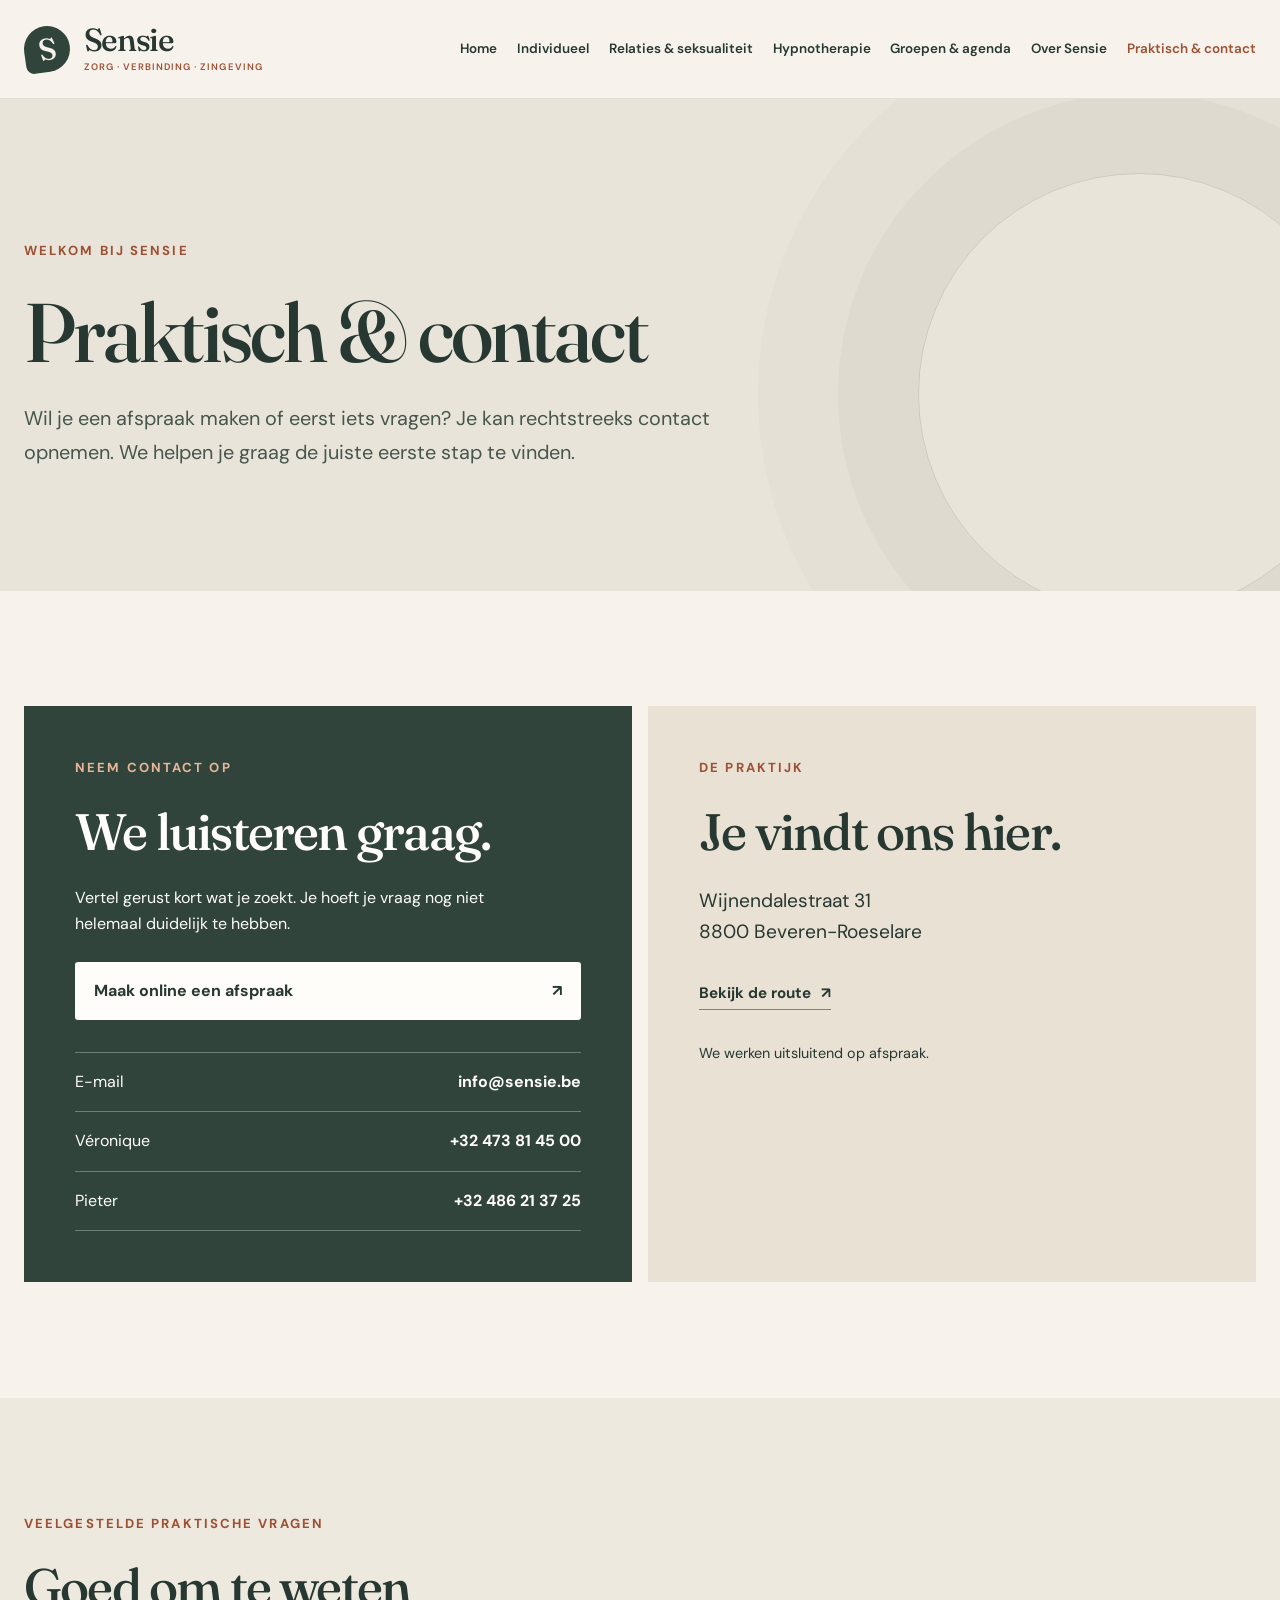
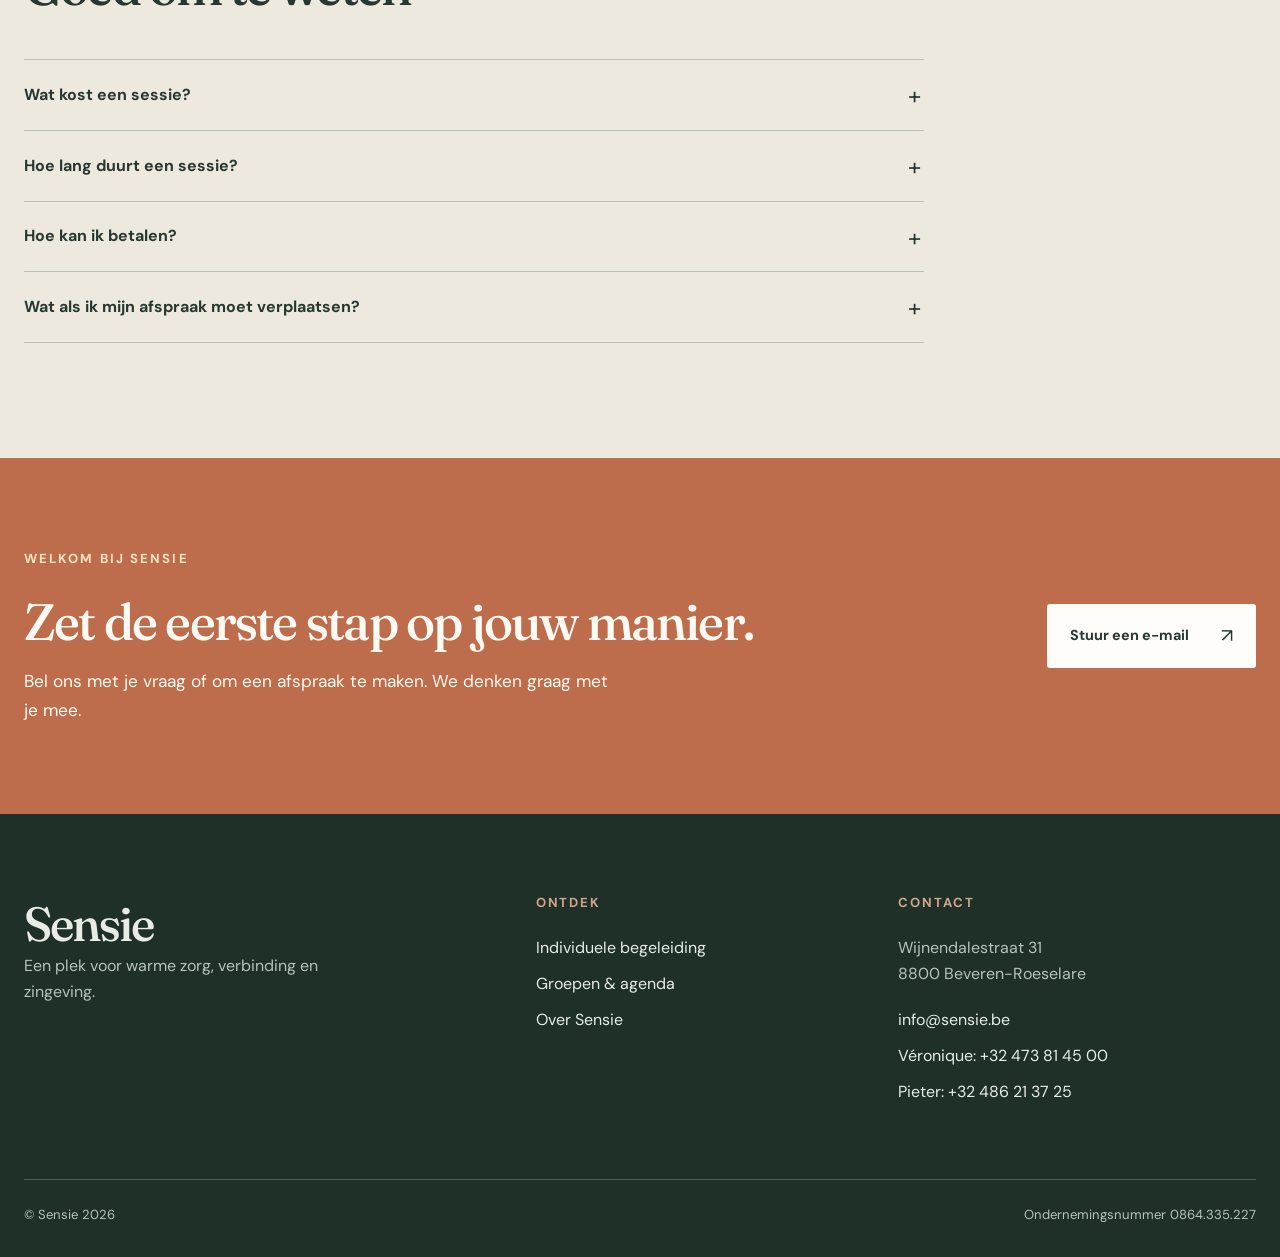
<file: praktisch-contact.html>
<!DOCTYPE html>
<html lang="nl-BE"><head>
  <meta charset="utf-8">
  <meta name="viewport" content="width=device-width, initial-scale=1">
  <meta name="theme-color" content="#f7f3ec">
  <meta name="description" content="Praktische informatie over sessies bij Sensie in Beveren-Roeselare: locatie, tarieven, afspraken en contact.">
  <title>Praktisch &amp; contact | Sensie</title>
  <link rel="icon" type="image/svg+xml" href="./favicon.svg">
  <link rel="stylesheet" href="./styles.css">
</head>
<body>
  <a class="skip-link" href="#main">Spring naar inhoud</a>
  <header class="site-header">
    <div class="container header-inner">
      <a class="brand" href="./" aria-label="Sensie, naar de homepage"><span class="brand-mark" aria-hidden="true">S</span><span>Sensie<small>zorg · verbinding · zingeving</small></span></a>
      <nav class="desktop-nav" aria-label="Hoofdnavigatie"><a href="./">Home</a><a href="./individuele-begeleiding.html">Individueel</a><a href="./relaties-seksualiteit.html">Relaties &amp; seksualiteit</a><a href="./hypnotherapie.html">Hypnotherapie</a><a href="./groepen-agenda.html">Groepen &amp; agenda</a><a href="./over-sensie.html">Over Sensie</a><a href="./praktisch-contact.html" aria-current="page">Praktisch &amp; contact</a></nav>
      <details class="mobile-menu"><summary>Menu <span aria-hidden="true">☰</span></summary><nav aria-label="Mobiele navigatie"><a href="./">Home</a><a href="./individuele-begeleiding.html">Individueel</a><a href="./relaties-seksualiteit.html">Relaties &amp; seksualiteit</a><a href="./hypnotherapie.html">Hypnotherapie</a><a href="./groepen-agenda.html">Groepen &amp; agenda</a><a href="./over-sensie.html">Over Sensie</a><a href="./praktisch-contact.html" aria-current="page">Praktisch &amp; contact</a></nav></details>
    </div>
  </header>
  <main id="main"><section class="page-hero"><div class="container page-hero-inner"><p class="eyebrow">Welkom bij Sensie</p><h1>Praktisch &amp; contact</h1><p class="lead">Wil je een afspraak maken of eerst iets vragen? Je kan rechtstreeks contact opnemen. We helpen je graag de juiste eerste stap te vinden.</p></div></section><section class="section"><div class="container contact-grid"><div class="contact-panel"><p class="eyebrow">Neem contact op</p><h2>We luisteren graag.</h2><p>Vertel gerust kort wat je zoekt. Je hoeft je vraag nog niet helemaal duidelijk te hebben.</p><a class="booking-link" href="https://www.sensie.be/#Afspraak-maken" target="_blank" rel="noopener noreferrer">Maak online een afspraak <span aria-hidden="true">↗</span></a><a class="contact-link" href="mailto:info@sensie.be">E-mail <strong>info@sensie.be</strong></a><a class="contact-link" href="tel:+32473814500">Véronique <strong>+32 473 81 45 00</strong></a><a class="contact-link" href="tel:+32486213725">Pieter <strong>+32 486 21 37 25</strong></a></div><div class="contact-panel pale"><p class="eyebrow">De praktijk</p><h2>Je vindt ons hier.</h2><address>Wijnendalestraat 31<br>8800 Beveren-Roeselare</address><a class="text-link" href="https://www.google.com/maps/search/?api=1&amp;query=Wijnendalestraat+31%2C+8800+Beveren-Roeselare" target="_blank" rel="noopener noreferrer">Bekijk de route <span aria-hidden="true">↗</span></a><p class="small-note">We werken uitsluitend op afspraak.</p></div></div></section><section class="section tinted"><div class="container"><p class="eyebrow">Veelgestelde praktische vragen</p><h2>Goed om te weten</h2><div class="faq-list"><details><summary>Wat kost een sessie?</summary><p>Een individuele sessie van 55 minuten kost € 70. Een koppelgesprek van anderhalf uur kost € 110. Vraag bij het maken van je afspraak naar het tarief voor andere vormen van begeleiding.</p></details><details><summary>Hoe lang duurt een sessie?</summary><p>Een individueel gesprek duurt doorgaans 55 minuten. Voor een koppelgesprek is anderhalf uur voorzien. De duur van andere sessies bespreken we vooraf.</p></details><details><summary>Hoe kan ik betalen?</summary><p>Je kan cash of via Payconiq betalen.</p></details><details><summary>Wat als ik mijn afspraak moet verplaatsen?</summary><p>Laat het minstens 48 uur vooraf weten als je je afspraak wil annuleren of verplaatsen. Bij een latere annulering wordt een verzuimvergoeding van € 65 aangerekend.</p></details></div></div></section><section class="closing-band"><div class="container closing-inner"><div><p class="eyebrow">Welkom bij Sensie</p><h2>Zet de eerste stap op jouw manier.</h2><p>Bel ons met je vraag of om een afspraak te maken. We denken graag met je mee.</p></div><a class="button button-primary" href="mailto:info@sensie.be">Stuur een e-mail<span aria-hidden="true">↗</span></a></div></section></main>
  <footer class="site-footer"><div class="container footer-grid"><div><a class="footer-brand" href="./">Sensie</a><p>Een plek voor warme zorg, verbinding en zingeving.</p></div><div><h2>Ontdek</h2><a href="./individuele-begeleiding.html">Individuele begeleiding</a><a href="./groepen-agenda.html">Groepen &amp; agenda</a><a href="./over-sensie.html">Over Sensie</a></div><div><h2>Contact</h2><p>Wijnendalestraat 31<br>8800 Beveren-Roeselare</p><a href="mailto:info@sensie.be">info@sensie.be</a><a href="tel:+32473814500">Véronique: +32 473 81 45 00</a><a href="tel:+32486213725">Pieter: +32 486 21 37 25</a></div></div><div class="container footer-bottom"><span>© Sensie 2026</span><span>Ondernemingsnummer 0864.335.227</span></div></footer>
</body></html>
</file>
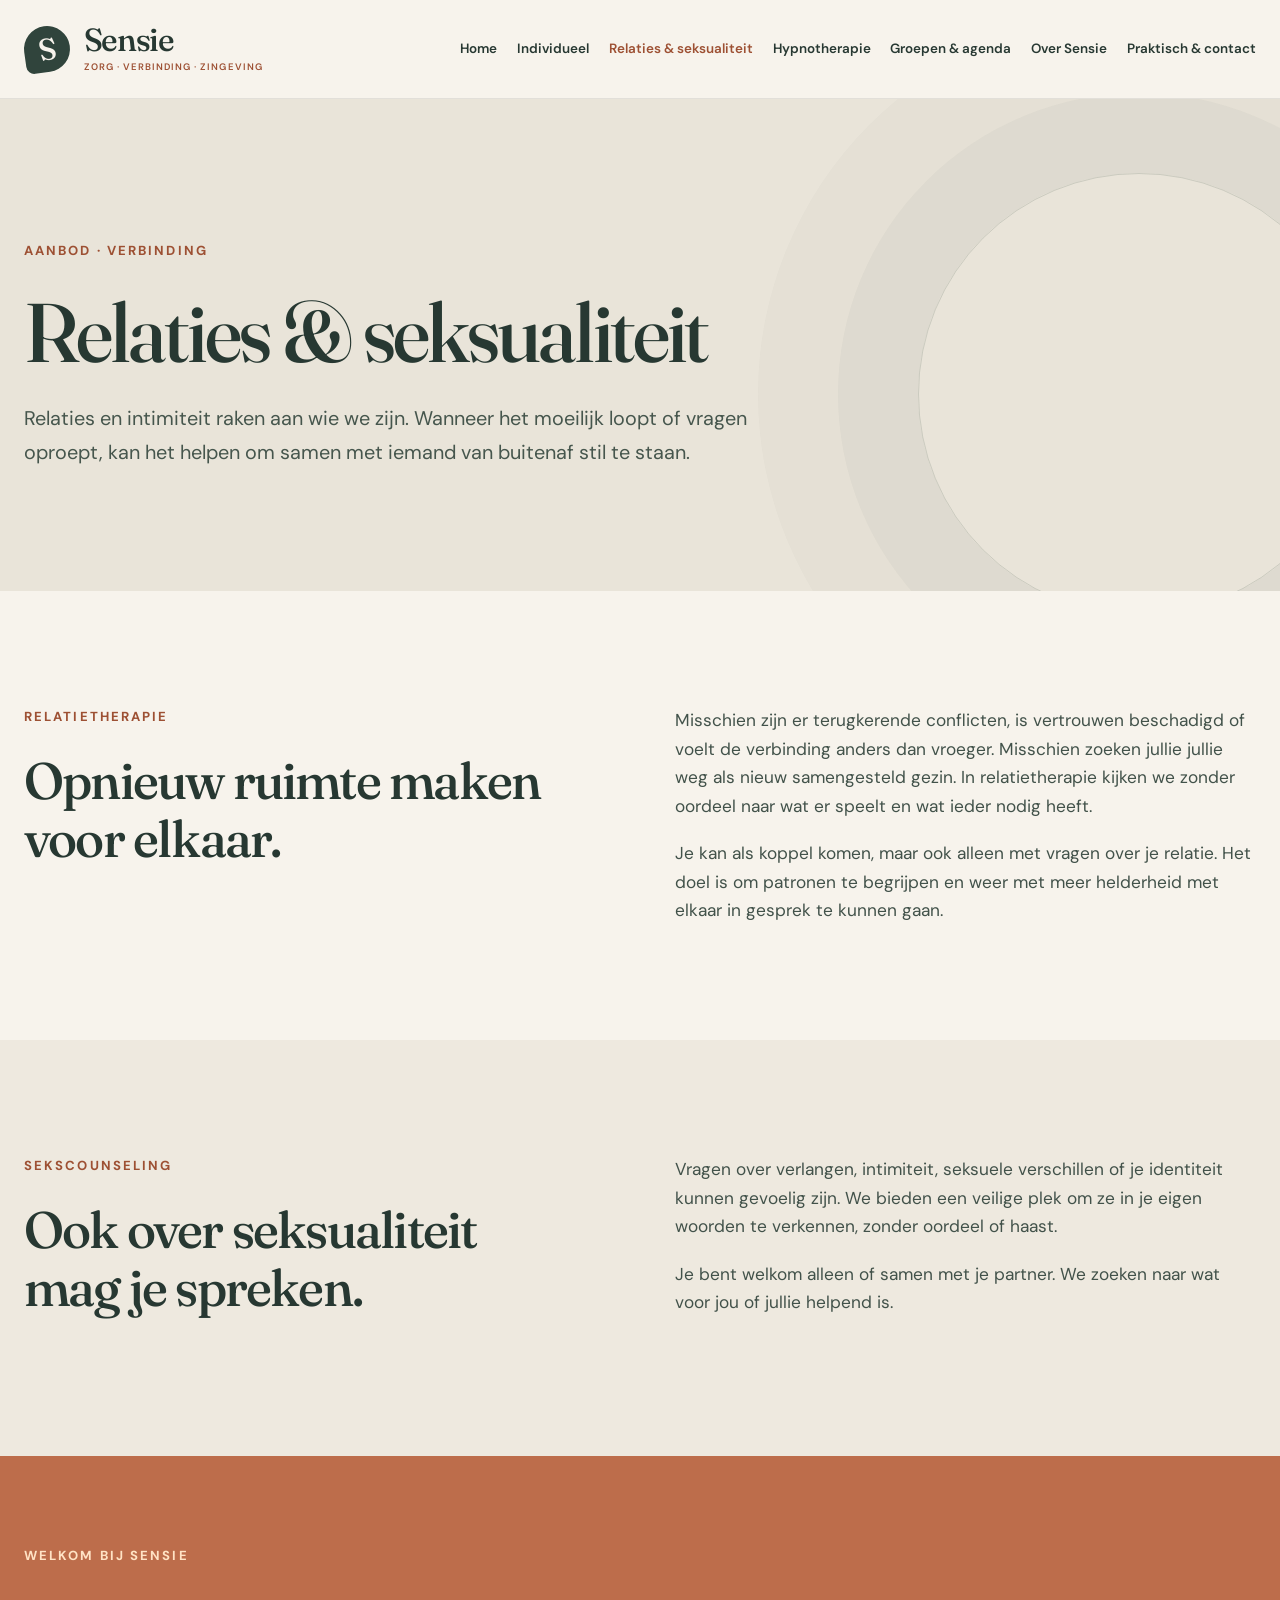
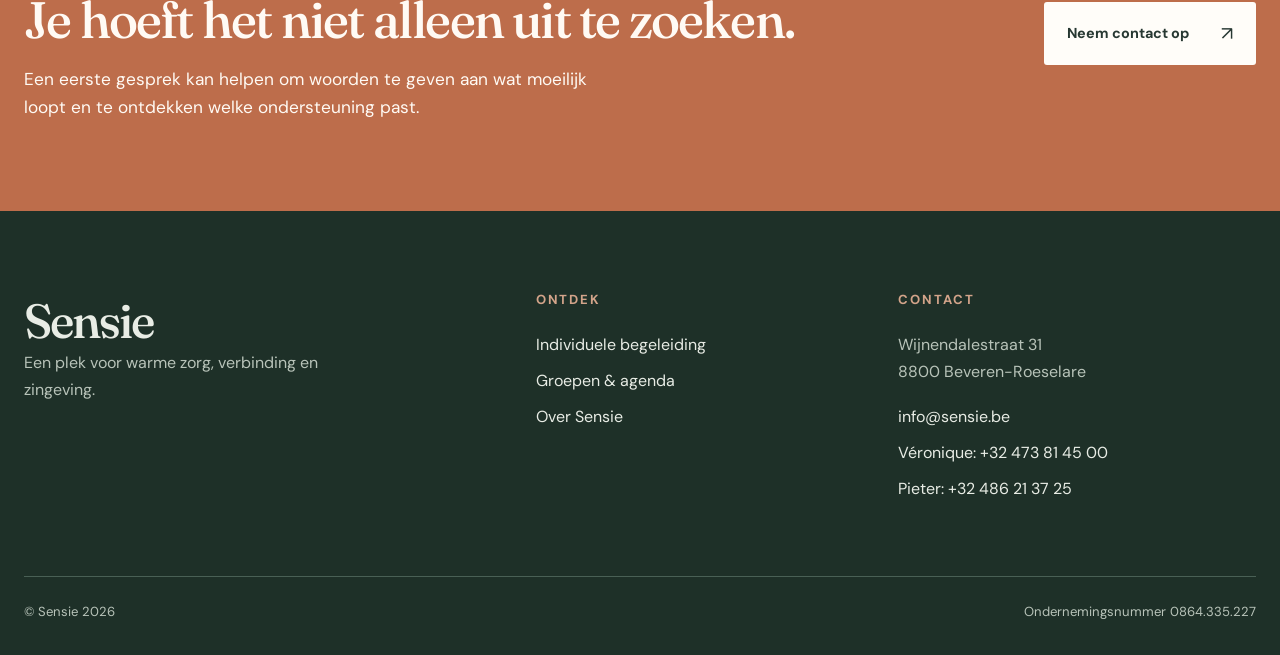
<file: relaties-seksualiteit.html>
<!DOCTYPE html>
<html lang="nl-BE"><head>
  <meta charset="utf-8">
  <meta name="viewport" content="width=device-width, initial-scale=1">
  <meta name="theme-color" content="#f7f3ec">
  <meta name="description" content="Relatietherapie en sekscounseling bij Sensie in Beveren-Roeselare, voor koppels en individuen.">
  <title>Relaties &amp; seksualiteit | Sensie</title>
  <link rel="icon" type="image/svg+xml" href="./favicon.svg">
  <link rel="stylesheet" href="./styles.css">
</head>
<body>
  <a class="skip-link" href="#main">Spring naar inhoud</a>
  <header class="site-header">
    <div class="container header-inner">
      <a class="brand" href="./" aria-label="Sensie, naar de homepage"><span class="brand-mark" aria-hidden="true">S</span><span>Sensie<small>zorg · verbinding · zingeving</small></span></a>
      <nav class="desktop-nav" aria-label="Hoofdnavigatie"><a href="./">Home</a><a href="./individuele-begeleiding.html">Individueel</a><a href="./relaties-seksualiteit.html" aria-current="page">Relaties &amp; seksualiteit</a><a href="./hypnotherapie.html">Hypnotherapie</a><a href="./groepen-agenda.html">Groepen &amp; agenda</a><a href="./over-sensie.html">Over Sensie</a><a href="./praktisch-contact.html">Praktisch &amp; contact</a></nav>
      <details class="mobile-menu"><summary>Menu <span aria-hidden="true">☰</span></summary><nav aria-label="Mobiele navigatie"><a href="./">Home</a><a href="./individuele-begeleiding.html">Individueel</a><a href="./relaties-seksualiteit.html" aria-current="page">Relaties &amp; seksualiteit</a><a href="./hypnotherapie.html">Hypnotherapie</a><a href="./groepen-agenda.html">Groepen &amp; agenda</a><a href="./over-sensie.html">Over Sensie</a><a href="./praktisch-contact.html">Praktisch &amp; contact</a></nav></details>
    </div>
  </header>
  <main id="main"><section class="page-hero"><div class="container page-hero-inner"><p class="eyebrow">Aanbod · verbinding</p><h1>Relaties &amp; seksualiteit</h1><p class="lead">Relaties en intimiteit raken aan wie we zijn. Wanneer het moeilijk loopt of vragen oproept, kan het helpen om samen met iemand van buitenaf stil te staan.</p></div></section><section class="section"><div class="container split-content"><div><p class="eyebrow">Relatietherapie</p><h2>Opnieuw ruimte maken voor elkaar.</h2></div><div class="prose"><p>Misschien zijn er terugkerende conflicten, is vertrouwen beschadigd of voelt de verbinding anders dan vroeger. Misschien zoeken jullie jullie weg als nieuw samengesteld gezin. In relatietherapie kijken we zonder oordeel naar wat er speelt en wat ieder nodig heeft.</p><p>Je kan als koppel komen, maar ook alleen met vragen over je relatie. Het doel is om patronen te begrijpen en weer met meer helderheid met elkaar in gesprek te kunnen gaan.</p></div></div></section><section class="section tinted"><div class="container split-content"><div><p class="eyebrow">Sekscounseling</p><h2>Ook over seksualiteit mag je spreken.</h2></div><div class="prose"><p>Vragen over verlangen, intimiteit, seksuele verschillen of je identiteit kunnen gevoelig zijn. We bieden een veilige plek om ze in je eigen woorden te verkennen, zonder oordeel of haast.</p><p>Je bent welkom alleen of samen met je partner. We zoeken naar wat voor jou of jullie helpend is.</p></div></div></section><section class="closing-band"><div class="container closing-inner"><div><p class="eyebrow">Welkom bij Sensie</p><h2>Je hoeft het niet alleen uit te zoeken.</h2><p>Een eerste gesprek kan helpen om woorden te geven aan wat moeilijk loopt en te ontdekken welke ondersteuning past.</p></div><a class="button button-primary" href="./praktisch-contact.html">Neem contact op<span aria-hidden="true">↗</span></a></div></section></main>
  <footer class="site-footer"><div class="container footer-grid"><div><a class="footer-brand" href="./">Sensie</a><p>Een plek voor warme zorg, verbinding en zingeving.</p></div><div><h2>Ontdek</h2><a href="./individuele-begeleiding.html">Individuele begeleiding</a><a href="./groepen-agenda.html">Groepen &amp; agenda</a><a href="./over-sensie.html">Over Sensie</a></div><div><h2>Contact</h2><p>Wijnendalestraat 31<br>8800 Beveren-Roeselare</p><a href="mailto:info@sensie.be">info@sensie.be</a><a href="tel:+32473814500">Véronique: +32 473 81 45 00</a><a href="tel:+32486213725">Pieter: +32 486 21 37 25</a></div></div><div class="container footer-bottom"><span>© Sensie 2026</span><span>Ondernemingsnummer 0864.335.227</span></div></footer>
</body></html>
</file>
<file: styles.css>
@import url('https://fonts.googleapis.com/css2?family=DM+Sans:wght@400;500;600;700&family=Fraunces:opsz,wght,SOFT,WONK@9..144,400,20,1;9..144,500,20,1;9..144,600,20,1&display=swap');

:root{--cream:#f7f3ec;--paper:#fffdf9;--ink:#273832;--muted:#53635b;--green:#30443c;--terra:#bd6d4b;--terra-dark:#9d5033;--line:#deded4;--sand:#eee9df;--font-body:'DM Sans',Arial,sans-serif;--font-display:'Fraunces',Georgia,serif}
*{box-sizing:border-box}html{scroll-behavior:smooth}body{margin:0;background:var(--cream);color:var(--ink);font:400 1rem/1.65 var(--font-body)}img{display:block;max-width:100%}a{color:inherit}h1,h2,h3,p,blockquote{margin-top:0}h1,h2,h3{font-family:var(--font-display);font-weight:500;line-height:1.13;letter-spacing:-.035em}h1{font-size:clamp(3.3rem,6.5vw,6.8rem);margin-bottom:1.4rem}h2{font-size:clamp(2.45rem,4vw,4.4rem);margin-bottom:1.5rem}h3{font-size:clamp(1.55rem,2vw,2.05rem);margin-bottom:1rem}p{margin-bottom:1.2rem}.container{width:min(100% - 3rem,1260px);margin-inline:auto}.eyebrow{color:var(--terra-dark);font-size:.82rem;font-weight:700;letter-spacing:.16em;text-transform:uppercase;margin-bottom:1.5rem}.lead{font-size:clamp(1.08rem,1.55vw,1.28rem);line-height:1.7;max-width:640px;color:#46564d}.section{padding:clamp(5.5rem,9vw,9rem) 0}.tinted{background:var(--sand)}.prose{font-size:1.08rem;color:#42524a}.prose p{max-width:650px}.prose p:last-child{margin-bottom:0}.skip-link{position:absolute;left:1rem;top:-5rem;background:var(--ink);color:white;padding:.75rem 1rem;z-index:100}.skip-link:focus{top:1rem}a:focus-visible,summary:focus-visible{outline:3px solid var(--terra);outline-offset:4px}
.site-header{background:var(--cream);border-bottom:1px solid rgba(39,56,50,.1);position:relative;z-index:20}.header-inner{min-height:98px;display:flex;align-items:center;justify-content:space-between;gap:2rem}.brand{display:flex;align-items:center;gap:.85rem;text-decoration:none;font:500 2rem/1 var(--font-display);letter-spacing:-.04em;white-space:nowrap}.brand small{display:block;font:600 .59rem/1.5 var(--font-body);letter-spacing:.11em;text-transform:uppercase;color:var(--terra-dark);margin-top:.28rem}.brand-mark{width:46px;height:46px;display:grid;place-items:center;border-radius:50% 50% 50% 8px;background:var(--green);color:var(--cream);font:500 1.9rem var(--font-display);transform:rotate(-8deg)}.brand-mark::first-letter{transform:rotate(8deg)}.desktop-nav{display:flex;align-items:center;gap:clamp(.9rem,1.55vw,1.75rem)}.desktop-nav a,.mobile-menu nav a{text-decoration:none;font-size:.84rem;font-weight:600;white-space:nowrap;transition:color .2s}.desktop-nav a:hover,.desktop-nav a[aria-current],.mobile-menu nav a[aria-current]{color:var(--terra-dark)}.mobile-menu{display:none}
.hero{padding:clamp(3.5rem,6vw,6rem) 0 clamp(5.5rem,8vw,8rem)}.hero-grid{display:grid;grid-template-columns:minmax(0,1.06fr) minmax(0,.94fr);align-items:center;gap:clamp(3rem,6vw,7rem)}.hero-copy{padding-block:2rem}.hero h1{max-width:720px}.hero h1 em{font-style:italic;color:var(--terra);font-weight:400}.button-row{display:flex;align-items:center;gap:2rem;flex-wrap:wrap;margin-top:2.2rem}.button{display:inline-flex;align-items:center;justify-content:space-between;gap:2rem;min-height:54px;padding:1rem 1.45rem;text-decoration:none;border-radius:3px;font-size:.9rem;font-weight:700;transition:background .2s,transform .2s}.button:hover{transform:translateY(-2px)}.button-primary{background:var(--green);color:#fff}.button-primary:hover{background:#1e3028}.button span{font-size:1.2rem;font-weight:400}.text-link{display:inline-flex;align-items:center;gap:.6rem;text-decoration:none;border-bottom:1px solid var(--terra);padding-bottom:.2rem;font-size:.95rem;font-weight:700}.text-link:hover{color:var(--terra-dark)}.hero-image{height:min(650px,57vw);min-height:490px;position:relative;background:linear-gradient(140deg,#b7afa2,#d7c4ad 42%,#b48b6d);overflow:hidden;border-radius:170px 170px 8px 8px}.hero-image img{width:100%;height:100%;object-fit:cover}.hero-image::after{content:"";position:absolute;inset:0;background:linear-gradient(180deg,transparent 73%,rgba(15,25,20,.36))}.image-caption{position:absolute;z-index:1;bottom:2rem;left:2rem;right:2rem;color:#fff;font:italic 1.45rem var(--font-display)}.image-unavailable .image-caption{color:var(--ink)}
.intro-section{background:var(--green);color:#faf7ef;padding:clamp(5rem,8vw,8rem) 0}.intro-grid,.split-content{display:grid;grid-template-columns:minmax(0,.9fr) minmax(0,1fr);gap:clamp(3rem,10vw,10rem)}.intro-section .eyebrow{color:#dfad88}.intro-section h2{max-width:550px}.intro-section .prose{color:#e7ebe5}.section-heading{display:flex;justify-content:space-between;align-items:end;gap:3rem;margin-bottom:3rem}.section-heading>div{max-width:730px}.section-heading h2{margin-bottom:0}.section-heading>p{max-width:355px;color:var(--muted);margin-bottom:.2rem}.card-grid{display:grid;grid-template-columns:repeat(3,minmax(0,1fr));gap:1rem}.offer-card{display:flex;flex-direction:column;min-height:360px;padding:2.25rem;background:var(--paper);border:1px solid var(--line);border-radius:5px;text-decoration:none;transition:transform .25s,box-shadow .25s,border-color .25s}.offer-card[href]:hover{transform:translateY(-5px);box-shadow:0 16px 40px rgba(39,56,50,.1);border-color:#b6bfb1}.card-number{font:italic 1.5rem var(--font-display);color:var(--terra);margin-bottom:auto}.offer-card h3{margin-top:2rem}.offer-card p{color:var(--muted);font-size:.98rem;line-height:1.7}.card-link{display:flex;justify-content:space-between;gap:1rem;align-items:center;font-size:.88rem;font-weight:700;margin-top:auto;padding-top:1.6rem}.card-link span{font-size:1.3rem;color:var(--terra)}.aside-link{margin:2rem 0 0;font-size:.95rem;color:var(--muted)}.aside-link a{color:var(--terra-dark);font-weight:700}.quote-section{background:#d5c7b4;padding:clamp(5rem,8vw,8rem) 0}.quote-inner{max-width:1050px;position:relative}.quote-mark{font:8rem/.6 var(--font-display);color:var(--terra-dark)}blockquote{font:400 clamp(1.8rem,3vw,3rem)/1.4 var(--font-display);letter-spacing:-.025em;margin:1rem 0 0}.split-content h2{max-width:600px}
.page-hero{background:#e9e4d9;padding:clamp(6rem,11vw,10rem) 0 clamp(5rem,8vw,7.5rem);position:relative;overflow:hidden}.page-hero::after{content:"";position:absolute;width:440px;height:440px;border:1px solid rgba(48,68,60,.16);border-radius:50%;right:-80px;top:15%;box-shadow:0 0 0 80px rgba(48,68,60,.035),0 0 0 160px rgba(48,68,60,.025)}.page-hero-inner{position:relative;z-index:1}.page-hero h1{max-width:1000px}.page-hero .lead{max-width:760px}.topic-grid{display:grid;grid-template-columns:repeat(3,1fr);gap:1px;background:#d1d4c9;border:1px solid #d1d4c9;margin-top:3rem}.topic-grid>div{background:var(--paper);padding:2.2rem;font:500 1.2rem var(--font-display)}.faq-list{max-width:900px;margin-top:2.7rem;border-top:1px solid #b9c0b7}.faq-list details{border-bottom:1px solid #b9c0b7}.faq-list summary{cursor:pointer;list-style:none;padding:1.35rem 2.5rem 1.35rem 0;font-weight:700;position:relative}.faq-list summary::-webkit-details-marker{display:none}.faq-list summary:after{content:"+";position:absolute;right:.2rem;font-size:1.5rem;font-weight:400;top:1rem}.faq-list details[open] summary:after{content:"−"}.faq-list details p{max-width:740px;color:var(--muted);padding:0 2rem 1.3rem 0}.people-grid{display:grid;grid-template-columns:repeat(2,1fr);gap:1rem;max-width:1000px;margin-top:3rem}.people-grid article{background:var(--paper);padding:2.5rem;border:1px solid var(--line)}.people-grid p{color:var(--muted);max-width:420px}.portrait-letter{width:100px;height:100px;display:grid;place-items:center;background:#d1c6b6;color:var(--green);border-radius:50% 50% 50% 8px;font:italic 3rem var(--font-display);margin-bottom:2.4rem}.contact-grid{display:grid;grid-template-columns:repeat(2,1fr);gap:1rem}.contact-panel{padding:clamp(2rem,4vw,4rem);background:var(--green);color:var(--paper);min-height:420px}.contact-panel .eyebrow{color:#e7b797}.contact-panel h2{max-width:470px}.contact-panel>p:not(.eyebrow){max-width:430px}.contact-panel.pale{background:#e9e1d4;color:var(--ink)}.contact-panel.pale .eyebrow{color:var(--terra-dark)}.contact-panel address{font-style:normal;font-size:1.2rem;margin-bottom:2rem}.contact-link{display:flex;justify-content:space-between;gap:1rem;border-top:1px solid rgba(255,255,255,.3);padding:1rem 0;text-decoration:none}.contact-link:last-child{border-bottom:1px solid rgba(255,255,255,.3)}.contact-link:hover{text-decoration:underline}.small-note{font-size:.9rem;margin-top:2rem}.closing-band{background:var(--terra);color:#fffaf4;padding:clamp(4rem,7vw,7rem) 0}.closing-inner{display:flex;justify-content:space-between;align-items:center;gap:3rem}.closing-inner>div{max-width:800px}.closing-inner h2{margin-bottom:1rem}.closing-inner p:not(.eyebrow){font-size:1.08rem;max-width:600px;margin-bottom:0}.closing-inner .eyebrow{color:#ffe3c5}.closing-inner .button{background:var(--paper);color:var(--ink);white-space:nowrap}.closing-inner .button:hover{background:#f1e8dc}
.site-footer{background:#1e3028;color:#e8ece5;padding:5rem 0 2rem}.footer-grid{display:grid;grid-template-columns:1.5fr 1fr 1.2fr;gap:4rem}.footer-brand{font:500 3rem var(--font-display);text-decoration:none;letter-spacing:-.04em}.footer-grid h2{font:700 .82rem var(--font-body);letter-spacing:.15em;text-transform:uppercase;color:#d3a48a;margin-bottom:1.5rem}.footer-grid a:not(.footer-brand){display:block;text-decoration:none;margin-bottom:.6rem}.footer-grid a:hover{text-decoration:underline}.footer-grid p{color:#b8c3b9;max-width:300px}.footer-bottom{border-top:1px solid #496055;margin-top:4rem;padding-top:1.5rem;display:flex;justify-content:space-between;gap:1rem;color:#b8c3b9;font-size:.82rem}
@media(max-width:1140px){.desktop-nav{display:none}.mobile-menu{display:block;position:relative}.mobile-menu summary{cursor:pointer;list-style:none;font-weight:700;padding:.7rem}.mobile-menu summary::-webkit-details-marker{display:none}.mobile-menu summary span{margin-left:.5rem}.mobile-menu nav{position:absolute;right:0;top:3rem;background:var(--paper);padding:1.2rem;min-width:230px;box-shadow:0 14px 35px rgba(0,0,0,.13);display:grid;gap:.75rem;border:1px solid var(--line)}}
@media(max-width:760px){.container{width:min(100% - 2rem,1260px)}.header-inner{min-height:78px}.brand{font-size:1.65rem}.brand-mark{width:40px;height:40px;font-size:1.6rem}.brand small{font-size:.49rem}.hero{padding:2.3rem 0 5rem}.hero-grid,.intro-grid,.split-content,.contact-grid,.people-grid{grid-template-columns:1fr}.hero-grid{gap:2.2rem}.hero-copy{padding:0}.hero h1{font-size:clamp(3rem,12vw,5rem)}.hero-image{height:480px;min-height:0}.intro-grid,.split-content{gap:1.5rem}.section-heading{display:block}.section-heading>p{max-width:640px;margin-top:1.5rem}.card-grid{grid-template-columns:1fr}.offer-card{min-height:280px}.topic-grid{grid-template-columns:repeat(2,1fr)}.closing-inner{display:block}.closing-inner .button{margin-top:2rem}.footer-grid{grid-template-columns:1fr 1fr;gap:2.5rem}.footer-grid>div:first-child{grid-column:1/-1}.page-hero::after{right:-300px}.contact-panel{min-height:0}}
@media(max-width:480px){.button-row{align-items:flex-start;gap:1.5rem}.hero-image{height:380px;border-radius:120px 120px 8px 8px}.topic-grid{grid-template-columns:1fr}.footer-grid{grid-template-columns:1fr}.footer-grid>div:first-child{grid-column:auto}.footer-bottom{display:block}.footer-bottom span{display:block;margin-top:.5rem}.contact-link{display:block}.contact-link strong{display:block}.page-hero{padding:5rem 0}.page-hero h1{font-size:clamp(3rem,12vw,4.2rem)}}
@media(prefers-reduced-motion:reduce){html{scroll-behavior:auto}*,*::before,*::after{transition:none!important;animation:none!important}}
.image-caption small{display:block;margin-top:.4rem;font:600 .65rem var(--font-body);letter-spacing:.16em;text-transform:uppercase}
.event-list{margin:2rem 0;border-top:1px solid #b9c0b7}.event-list>div{display:grid;grid-template-columns:170px 1fr;gap:1rem;padding:1rem 0;border-bottom:1px solid #b9c0b7}.event-list strong{color:var(--terra-dark);font-size:.9rem}.event-list span{font-weight:600}
.team-figure{max-width:760px;margin:2.5rem 0 0}.team-figure img{width:100%;max-height:540px;object-fit:cover;object-position:center 38%;filter:grayscale(1);border-radius:4px}.team-figure figcaption{font-size:.85rem;color:var(--muted);margin-top:.6rem}
.booking-link{display:flex;justify-content:space-between;gap:1rem;background:var(--paper);color:var(--ink);padding:1rem 1.2rem;text-decoration:none;font-weight:700;margin:1.5rem 0 2rem;border-radius:3px}.booking-link:hover{background:#f0e8dc}
@media(max-width:480px){.event-list>div{grid-template-columns:1fr;gap:.1rem}}
</file>
